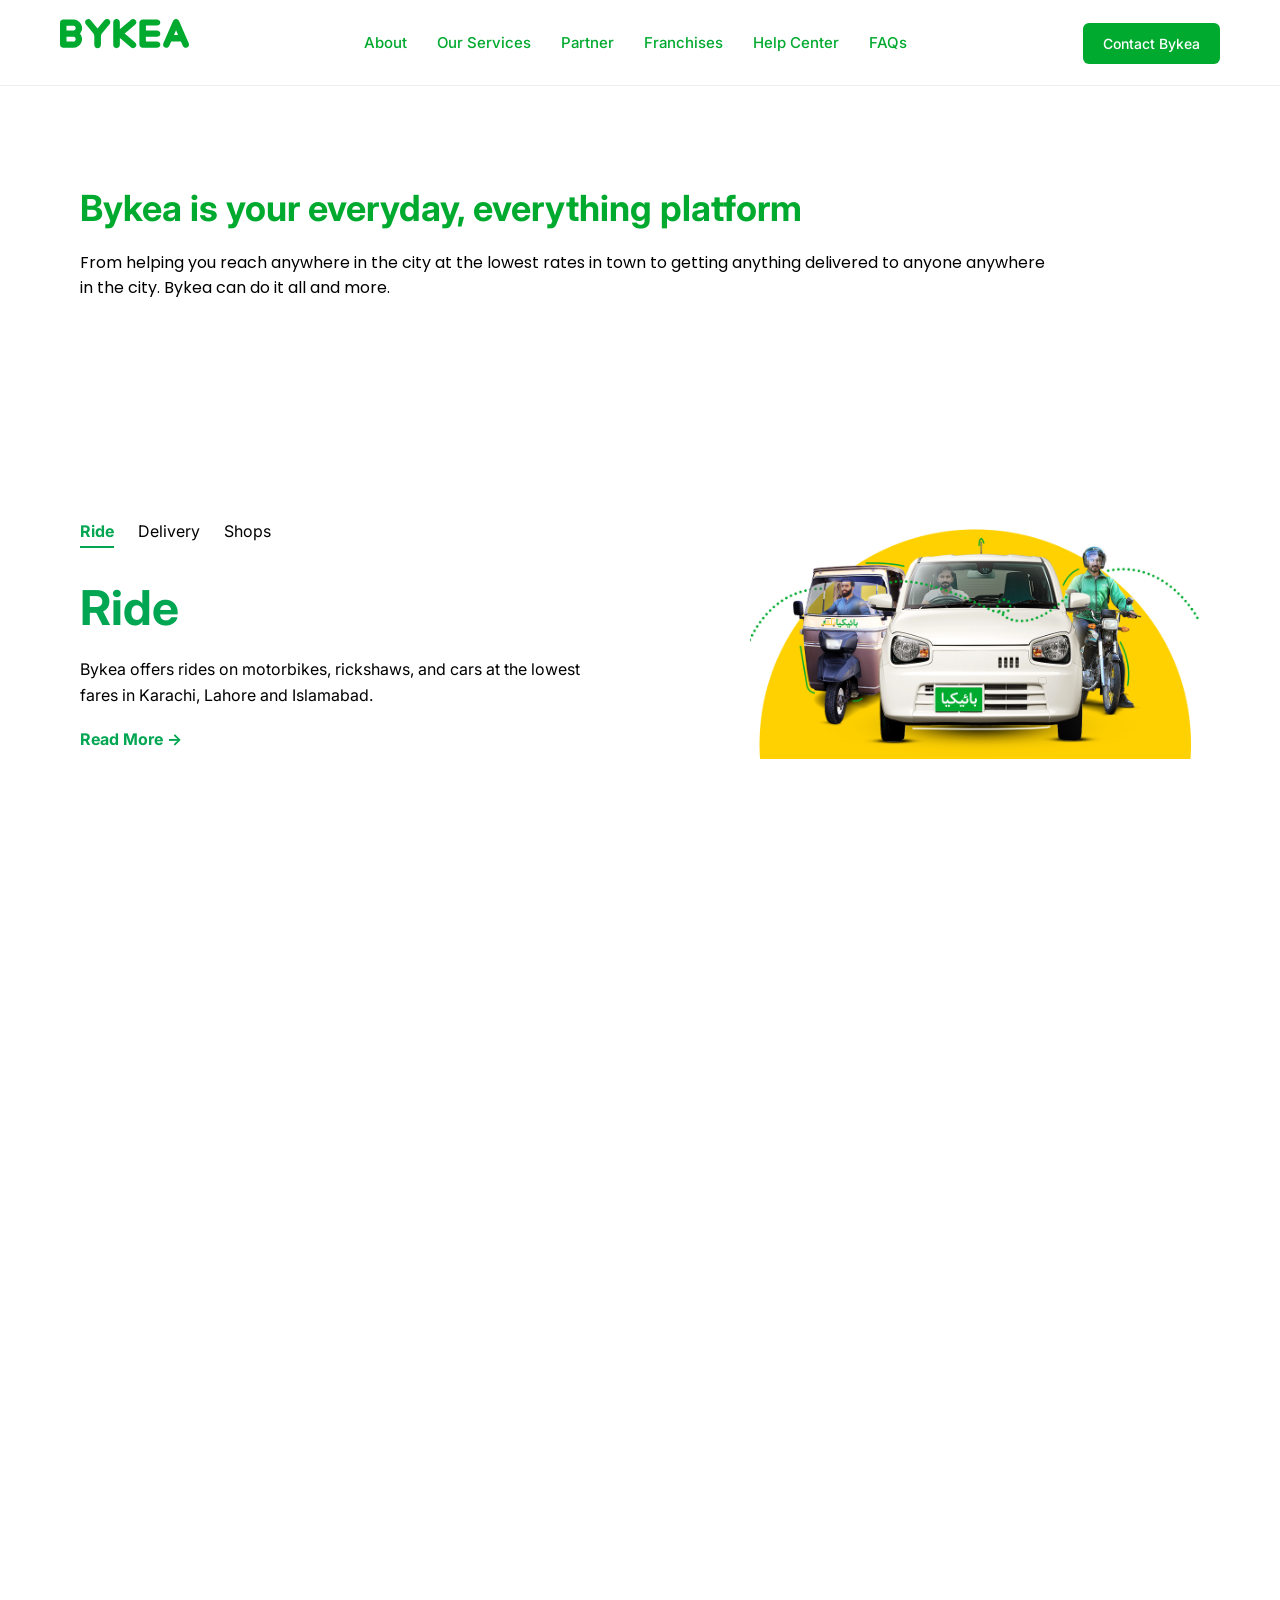
<file: index.html>
<!DOCTYPE html>
<html lang="en">
<head>
<meta charset="UTF-8">
<meta name="viewport" content="width=device-width, initial-scale=1.0">
<title>Bykea | Home</title>

<!-- Google Font -->
<link href="https://fonts.googleapis.com/css2?family=Inter:wght@400;500;600&display=swap" rel="stylesheet">
<link href="https://fonts.googleapis.com/css2?family=Poppins:wght@400;500;600&display=swap" rel="stylesheet">
 <!-- Font Awesome -->
<link rel="stylesheet" href="https://cdnjs.cloudflare.com/ajax/libs/font-awesome/6.5.0/css/all.min.css">
<link rel="icon" type="image/svg+xml" href="./assets/cropped-fav-icon-1-32x32.png">

<link rel="stylesheet" href="style.css">
</head>
<body>

<!-- NAVBAR -->
<header class="navbar">
  <div class="nav-container">

    <!-- Logo -->
    <div class="logo">
      <a href="index.html">
        <img src="./assets/Bykea_logo.svg" alt="Bykea Logo">
      </a>
    </div>

    <!-- Navigation Menu -->
    <nav class="nav-menu">
      <ul>
        <li><a href="./about.html">About</a></li>
        <li><a href="./services.html">Our Services</a></li>
        <li><a href="./partner.html">Partner</a></li>
        <li><a href="./franchise.html">Franchises</a></li>
        <li><a href="./contact.html">Help Center</a></li>
        <li><a href="./faq.html">FAQs</a></li>
      </ul>
    </nav>

    <!-- Contact Button -->
    <div class="nav-btn">
      <a href="./contact.html">Contact Bykea</a>
    </div>

    <!-- Mobile Menu Toggle -->
    <div class="menu-toggle" onclick="toggleMenu()">☰</div>

  </div>
</header>

<!-- CONTENT -->
<section class="content1">
  <h1>Bykea is your everyday, everything platform</h1>
  <p>From helping you reach anywhere in the city at the lowest rates in town to getting anything delivered to anyone anywhere <br> in the city. Bykea can do it all and more.</p>
</section>

<section class="hero">
    <div class="content">

        <!-- Tabs -->
        <div class="tabs">
            <button class="tab active" data-type="ride">Ride</button>
            <button class="tab" data-type="delivery">Delivery</button>
            <button class="tab" data-type="shops">Shops</button>
        </div>

        <!-- Text Content -->
        <h1 id="title">Ride</h1>
        <p id="description">
            Bykea offers rides on motorbikes, rickshaws, and cars at the lowest fares in Karachi, Lahore and Islamabad.
        </p>
        <a href="#" class="read-more">Read More →</a>
    </div>

    <!-- Image -->
    <div class="image">
        <img id="heroImage" src="./assets/03-Bykea-Lower-Banner-SJ-Ride-e15839371395834.png" alt="Ride">
    </div>
</section>

  <!-- HERO SLIDER -->
  <section class="slider-wrapper">
    <div class="slider-container">
      <div class="nav left" onclick="moveHeroSlide(-1)">&#10094;</div>
      <div class="nav right" onclick="moveHeroSlide(1)">&#10095;</div>
      <div class="slider" id="hero-slider">
        <div class="slide"><img src="./assets/banner-1.jpg" alt="Slide 1"></div>
        <div class="slide"><img src="./assets/Fold_01_skywheel-1.png" alt="Slide 2"></div>
      </div>
    </div>
  </section>



 <section class="bykea-section">
  <div class="bykea-container">

    <div class="image-box">
      <img src="./assets/updated_iphone_perspective_screen.png" alt="Bykea App Preview">
    </div>

    <div class="content-box">
      <h5>WHY CHOOSE BYKEA?</h5>

      <h2>We prioritize your safety</h2>
      <p>
        All of our partners are tracked and undergo a thorough
        background check to guarantee your safety.
      </p>

      <h2>Maintain high quality standards</h2>
      <p>
        Your ratings and feedback help us ensure that you get the
        best experience with Bykea every time.
      </p>

      <h2>Provide transparent pricing</h2>
      <p>
        Our charges have no hidden costs, we ensure to list down
        all charges per service used.
      </p>
    
         <div class="store-buttons">
        <img src="./assets/icon1.png" alt="App Store">
        <img src="./assets/icon2.png" alt="Google Play">
        <img src="./assets/icon3.png" alt="App Gallery">
      </div>
    </div>
</div>
  </div>
</section>



<section class="full-screen-image">
  <img src="./assets/map-pakistan-compressed.jpg" alt="Full Screen Image">
</section>



<section class="feature-section">

  <div class="card-wrapper">

    <div class="card">
      <div class="card-image">
        <img src="./assets/Updated-1.jpg" alt="Safety">
      </div>

      <div class="card-content">
        <h3>Safety</h3>
        <p>
          All of our partners hold a valid driver’s license, are tracked and
          undergo a thorough background check to guarantee your safety.
        </p>
        <a href="#">Read More →</a>
      </div>
    </div>

    <div class="card">
      <div class="card-image">
        <img src="./assets/Updated-2.jpg" alt="Accessibility">
      </div>

      <div class="card-content">
        <h3>Accessibility</h3>
        <p>
          We believe in providing accessible means of using the services.
          No smartphones or credit cards required.
        </p>
        <a href="#">Read More →</a>
      </div>
    </div>

  </div>

</section>



<section class="main">
  <div class="about-content">
    <h2>About Bykea</h2>


  <div class="about-image">
    <img src="./assets/aboutus1-1.jpg" alt="">
  </div>


    <p>We are on a journey to build affordable technology solutions that will create income-generating opportunities for tens of thousands in Pakistan, while addressing rampant challenges in the transportation, logistics and payments sectors of the country.</p>
  </div>
   <div class="about-btn">
      <a href="#">Learn About Bykea</a>
    </div>
</section>




<section class="feature-section">

  <div class="card-wrapper">

    <div class="card">
      <div class="card-image">
        <img src="./assets/managementpic.jpg" alt="Safety">
      </div>

      <div class="card-content">
        <h3>Careers at Bykea</h3>
        <p>
         We are always looking to grow our team. Discover the right role for you.
        </p>
        <a href="#">Read More →</a>
      </div>
    </div>

    <div class="card">
      <div class="card-image">
        <img src="./assets/Partners-updated.jpg" alt="Accessibility">
      </div>

      <div class="card-content">
        <h3>Partner with Bykea</h3>
        <p>
         As a Bykea Partner, you are fully in control of your future.
        </p>
        <a href="#">Read More →</a>
      </div>
    </div>

  </div>

</section>



 <!-- TESTIMONIAL SLIDER -->
  <section class="testimonial-section">
    <div class="small-title">CUSTOMERS SHARE THEIR EXPERIENCE</div>
    <div class="main-title">A community full of stories</div>
    <div class="testimonial-slider">
      <div class="testimonial-slides" id="testimonial-slides">
        <!-- SLIDE 1 -->
        <div class="testimonial-slide">
          <div class="testimonial-card">
            <div class="testimonial-image"><img src="./assets/faq-img1.png" alt=""></div>
            <div class="testimonial-content">
              <p>Excellent bike riding app with easy to understand navigations for tracking your rider on the app. Affordable travel cost for two wheelers having friendly riders. Wish all the best of luck!.</p>
              <div class="author">Zubair A.</div>
            </div>
          </div>
        </div>
        <!-- SLIDE 2 -->
        <div class="testimonial-slide">
          <div class="testimonial-card">
            <div class="testimonial-image"><img src="./assets/faq-img2.png" alt=""></div>
            <div class="testimonial-content">
              <p>Very useful app. Highly satisfied with their services. Quick response to any query and very helpful in case of any complaint.</p>
              <div class="author">Sundus S.</div>
            </div>
          </div>
        </div>
        <!-- SLIDE 3 -->
        <div class="testimonial-slide">
          <div class="testimonial-card">
            <div class="testimonial-image"><img src="./assets/faq-img3.png" alt=""></div>
            <div class="testimonial-content">
              <p>Today I booked my first ride on BYKEA from my office at Jail Road to the railway station, fare estimate was Rs 75 to 90. My other options are Daewoo bus cost Rs 20 but you have to wait for at least 30 minutes to over an hour and second option was rickshaw at Rs 150 to 180. Bottomline, it suited me well, will surely use in the future.</p>
              <div class="author">Kashif Q.</div>
            </div>
          </div>
        </div>
      </div>
      <div class="dots">
        <div class="dot active" onclick="goToTestimonialSlide(0)"></div>
        <div class="dot" onclick="goToTestimonialSlide(1)"></div>
        <div class="dot" onclick="goToTestimonialSlide(2)"></div>
      </div>
    </div>
  </section>






<footer class="footer">
  <div class="footer-top">

    <!-- Brand Column -->
    <div class="footer-col brand">
      <img src="./assets/Bykea_logo.svg" alt="Bykea" class="logo">
      <p class="tagline">Moving Pakistan Forward</p>

      <p class="contact">📞 021 38654444</p>
      <p class="contact">✉️ info@bykea.com</p>

      <div class="app-buttons">
        <img src="./assets/icon1.png" alt="App Store">
        <img src="./assets/icon2.png" alt="Google Play">
        <img src="./assets/icon3.png" alt="App Gallery">
      </div>
    </div>

    <!-- About -->
    <div class="footer-col">
      <h4>About</h4>
      <ul>
        <li>Company</li>
        <li>Team</li>
        <li>Mission, Vision & Values</li>
        <li>Social Impact</li>
        <li>Press & Media</li>
        <li>Careers</li>
        <li>Franchise</li>
        <li>Security</li>
      </ul>
    </div>

    <!-- Products -->
    <div class="footer-col">
      <h4>Products</h4>
      <ul>
        <li>Ride</li>
        <li>Insurance</li>
        <li>Shops</li>
        <li>Delivery</li>
        <li>Bykea For Business</li>
      </ul>
    </div>

    <!-- Partner & Help -->
    <div class="footer-col">
      <h4>Bykea Partner</h4>
      <ul>
        <li>About Partner</li>
      </ul>

      <h4 class="mt">Help Center</h4>
      <ul>
        <li>FAQs</li>
        <li>Contact Us</li>
      </ul>
    </div>

  </div>

  <!-- Bottom Bar -->
  <div class="footer-bottom">
    <p>All Rights Reserved Bykea Pakistan</p>

    <div class="footer-links">
      <span>Privacy Policy</span>
      <span>Accessibility</span>
      <span>Safety</span>
      <span>Terms</span>
    </div>

    <div class="social">
      <span><i class="fa-brands fa-facebook"></i></span>
      <span><i class="fa-brands fa-instagram"></i></span>
      <span><i class="fa-brands fa-twitter"></i></span>
      <span><i class="fa-brands fa-linkedin"></i></span>
    </div>
  </div>
</footer>

<script src="./main.js"></script>

</body>
</html>
</file>
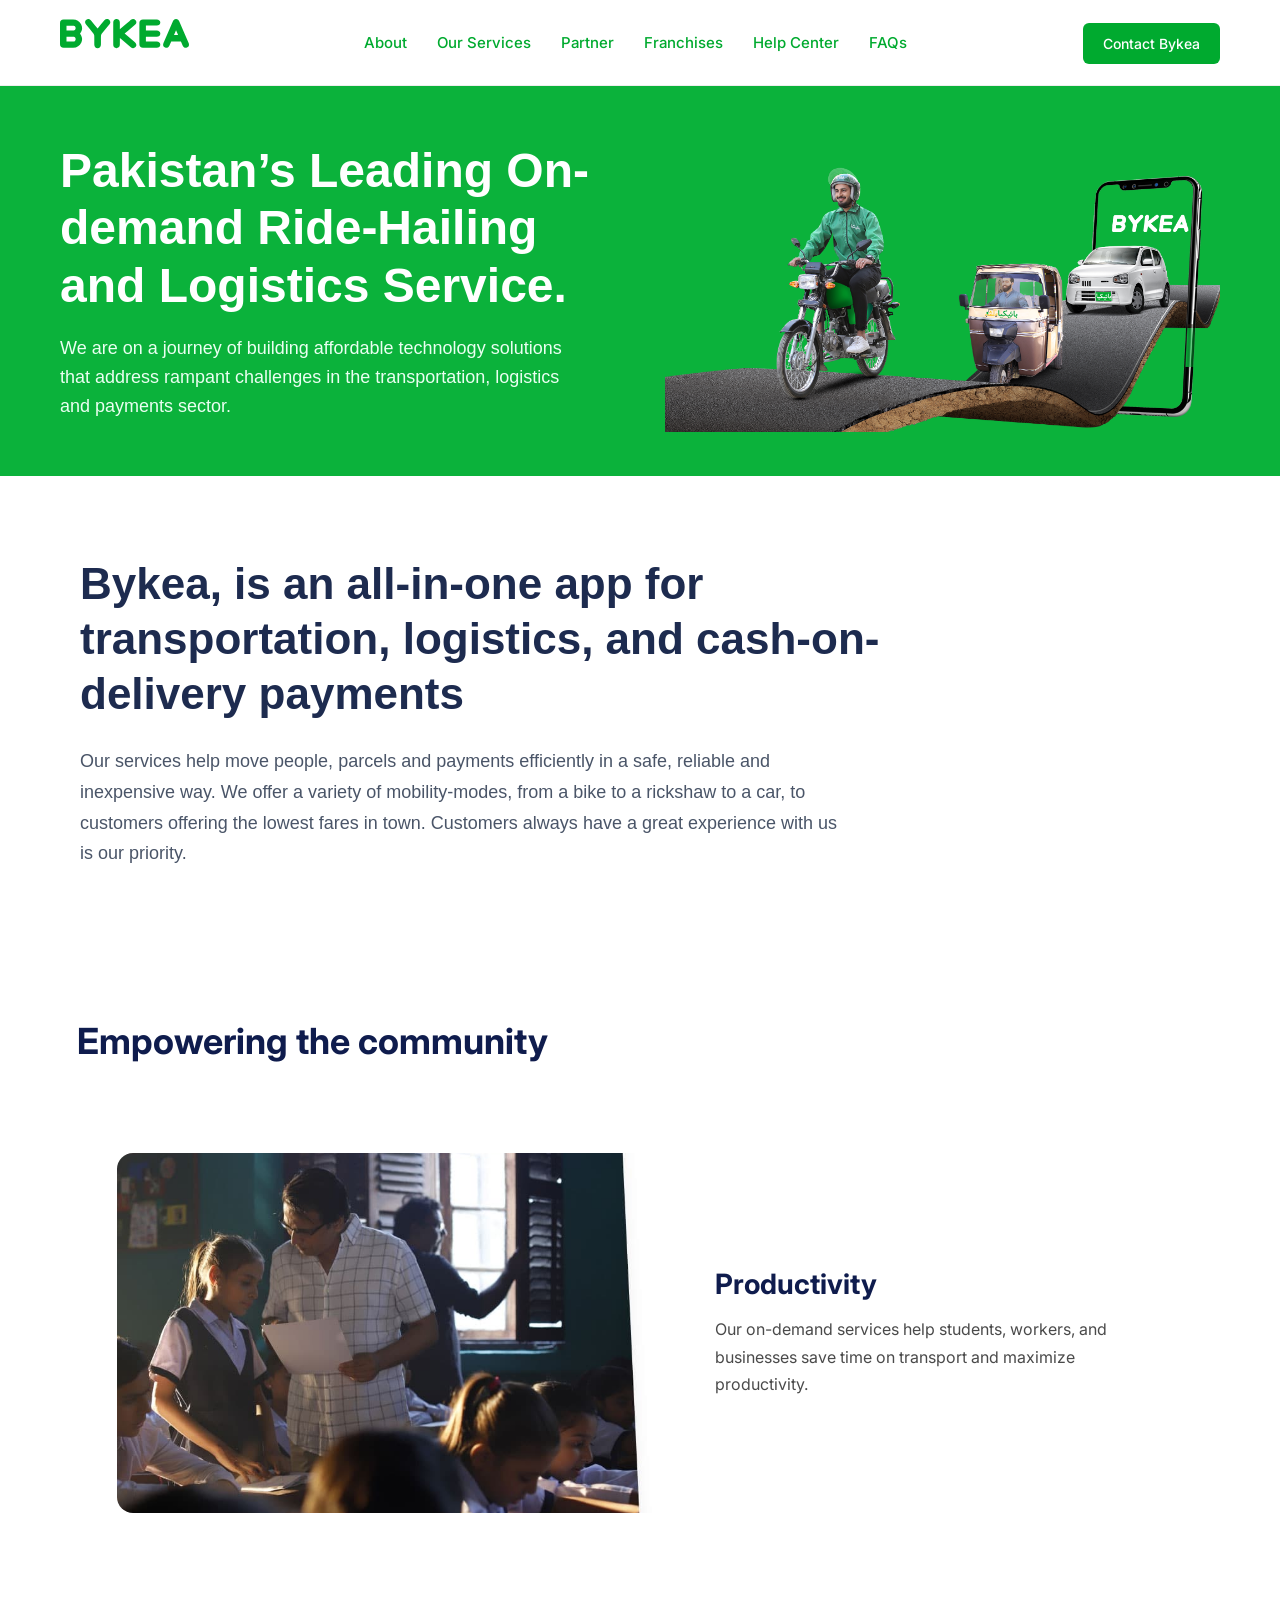
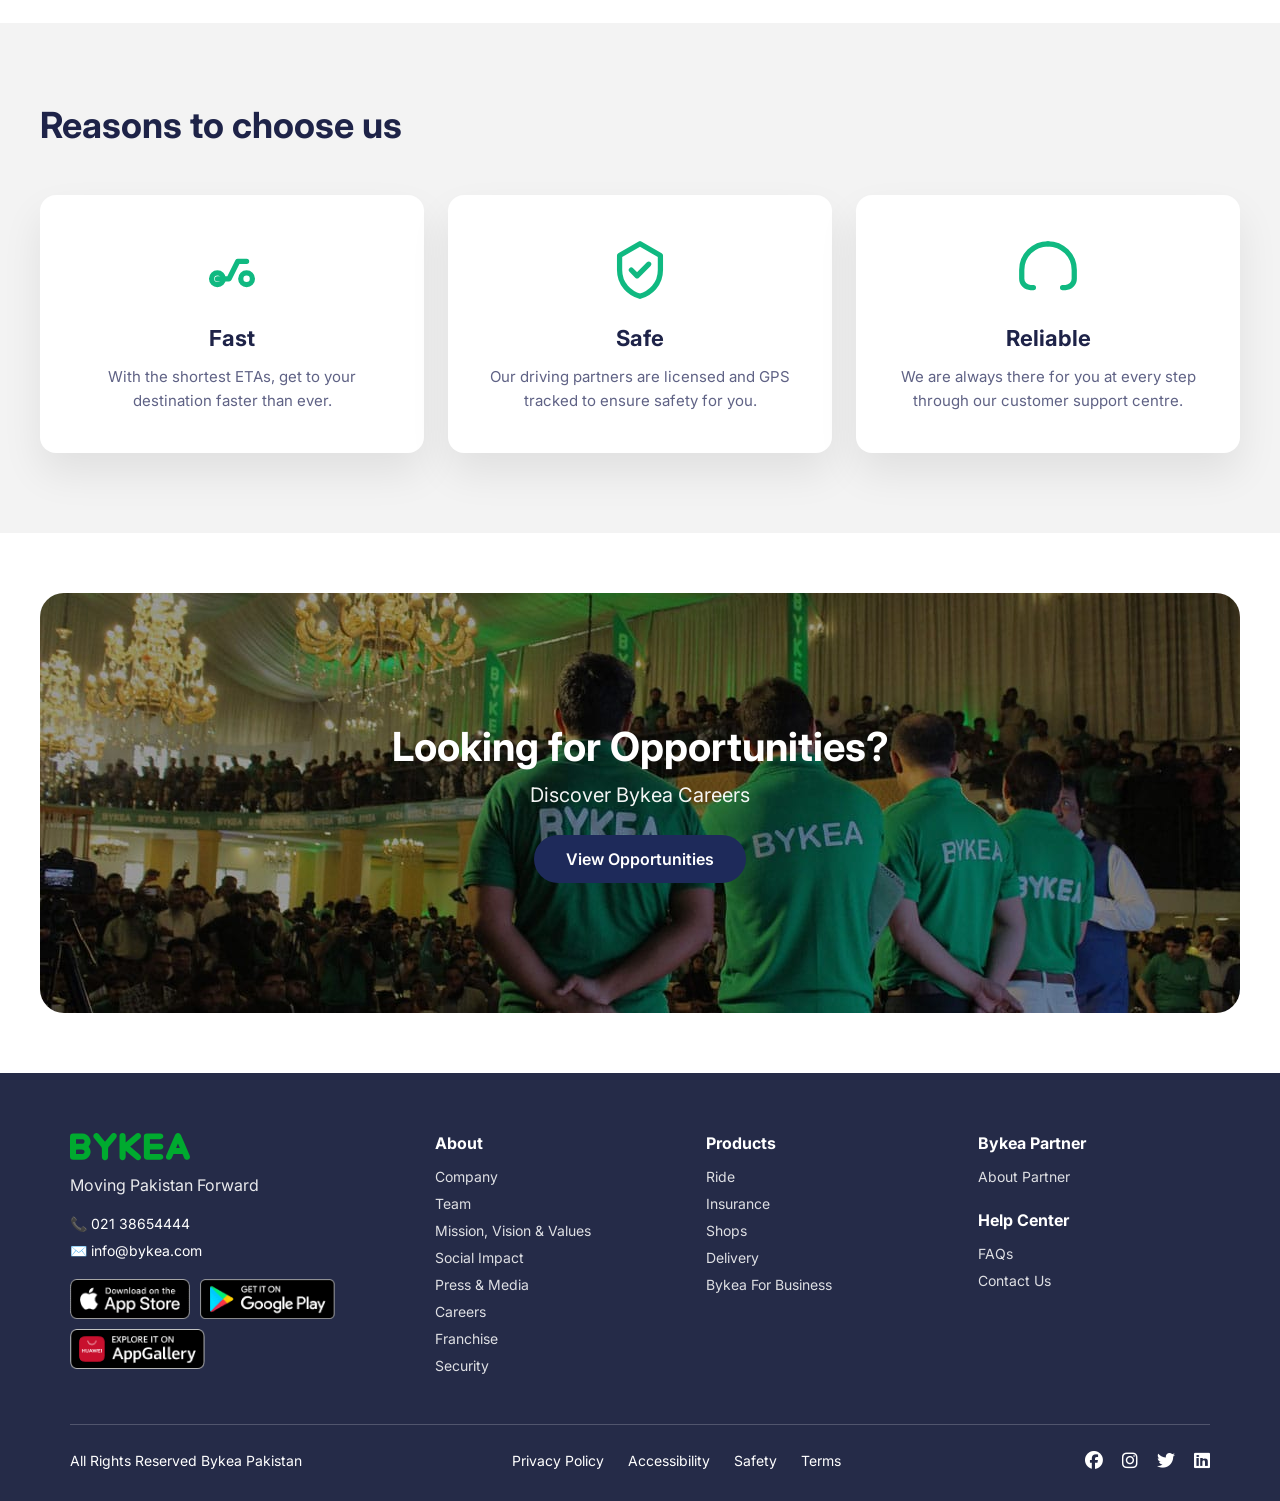
<file: about.html>
<!DOCTYPE html>
<html lang="en">
<head>
<meta charset="UTF-8">
<meta name="viewport" content="width=device-width, initial-scale=1.0">
<title>Bykea | About us</title>

<!-- Google Font -->
<link href="https://fonts.googleapis.com/css2?family=Inter:wght@400;500;600&display=swap" rel="stylesheet">
<link href="https://fonts.googleapis.com/css2?family=Poppins:wght@400;500;600&display=swap" rel="stylesheet">
 <!-- Font Awesome -->
<link rel="stylesheet" href="https://cdnjs.cloudflare.com/ajax/libs/font-awesome/6.5.0/css/all.min.css">
<link rel="icon" type="image/svg+xml" href="./assets/cropped-fav-icon-1-32x32.png">

<style>
    /* RESET */
* {
  margin: 0;
  padding: 0;
  box-sizing: border-box;
  font-family: 'Inter', sans-serif;
}

body {
  background-color: #eee;
  width: 100%;
  overflow-x: hidden;
}

/* NAVBAR */
.navbar {
  width: 100%;
  position: sticky;
  top: 0;
  background: #fff;
  border-bottom: 1px solid #eee;
  z-index: 1000;
}

.nav-container {
  max-width: 1200px;
  margin: auto;
  padding: 18px 20px;
  display: flex;
  align-items: center;
  justify-content: space-between;
}

/* Logo */
.logo a img {
  height: 30px;
}

/* Navigation Menu */
.nav-menu ul {
  list-style: none;
  display: flex;
  gap: 30px;
  margin: 0;
  padding: 0;
}

.nav-menu ul li {
  font-size: 15px;
  font-weight: 500;
}

/* Link Styling */
.nav-menu ul li a {
  text-decoration: none;
  color: #00aa2f;
  transition: opacity 0.3s, color 0.3s;
}

.nav-menu ul li a:hover {
  opacity: 0.7;
  color: #008d45;
}

/* Contact Button */
.nav-btn a {
  background: #00aa2f;
  color: #fff;
  padding: 12px 20px;
  border-radius: 6px;
  font-size: 14px;
  text-decoration: none;
  font-weight: 500;
  transition: background 0.3s;
}

.nav-btn a:hover {
  background: #008d45;
}

/* Mobile Menu Icon */
.menu-toggle {
  display: none;
  font-size: 24px;
  cursor: pointer;
  color: #00aa2f;
}

/* *****************************
   Responsive Navbar (tablet/mobile)
   ***************************** */
@media (max-width: 992px) {
  .nav-menu {
    position: absolute;
    top: 70px;
    left: 0;
    width: 100%;
    background: #fff;
    display: none;
    padding: 20px 0;
    border-top: 1px solid #eee;
    text-align: center;
    z-index: 999;
  }

  .nav-menu.active {
    display: block;
  }

  .nav-menu ul {
    flex-direction: column;
    gap: 20px;
  }

  .nav-menu ul li a {
    display: block;
    padding: 10px 0;
  }

  .nav-btn {
    display: none;
  }

  .menu-toggle {
    display: block;
  }
}




    .bykea-section {
      background-color: #0bb23b;
      padding: 40px 60px;
    }

    .bykea-container {
      max-width: 1200px;
      margin: auto;
      display: flex;
      align-items: center;
      justify-content: space-between;
      gap: 50px;
      flex-wrap: wrap;
    }

    .bykea-content {
      flex: 1;
      min-width: 280px;
    }

    .bykea-content h1 {
      font-size: 48px;
      line-height: 1.2;
      color: #ffffff;
      margin-bottom: 20px;
      font-family: Arial, Helvetica, sans-serif;
      font-weight: 700;
    }

    .bykea-content p {
      font-size: 18px;
      line-height: 1.6;
      color: #eafff1;
      max-width: 520px;
      font-family: Arial, Helvetica, sans-serif;
    }

    .bykea-image {
      flex: 1;
      min-width: 280px;
      text-align: right;
    }

    .bykea-image img {
      max-width: 100%;
      height: auto;
    }

    /* =========================
       TABLET RESPONSIVE
    ========================== */
    @media (max-width: 1024px) {
      .bykea-section {
        padding: 35px 40px;
      }

      .bykea-content h1 {
        font-size: 40px;
      }
    }

    /* =========================
       MOBILE RESPONSIVE
    ========================== */
    @media (max-width: 768px) {
      .bykea-section {
        padding: 30px 20px;
      }

      .bykea-container {
        flex-direction: column;
        text-align: left;
        gap: 30px;
      }

      .bykea-content h1 {
        font-size: 32px;
      }

      .bykea-content p {
        font-size: 16px;
      }

      .bykea-image {
        text-align: center;
      }

      .bykea-image img {
        max-width: 90%;
      }
    }

    /* =========================
       SMALL MOBILE
    ========================== */
    @media (max-width: 480px) {
      .bykea-content h1 {
        font-size: 28px;
      }

      .bykea-content p {
        font-size: 15px;
      }
    }



.bykea-info-section {
  background-color: #ffffff;
  padding: 80px 80px;
}

.bykea-info-container {
  max-width: 900px;
}

.bykea-info-heading {
  font-size: 44px;
  line-height: 1.25;
  color: #1d2b4f;
  font-family: Arial, Helvetica, sans-serif;
  font-weight: 700;
  margin-bottom: 25px;
}

.bykea-info-text {
  font-size: 18px;
  line-height: 1.7;
  color: #4a5568;
  font-family: Arial, Helvetica, sans-serif;
  max-width: 760px;
}

/* =========================
   TABLET
========================= */
@media (max-width: 1024px) {
  .bykea-info-section {
    padding: 60px 40px;
  }

  .bykea-info-heading {
    font-size: 38px;
  }
}

/* =========================
   MOBILE
========================= */
@media (max-width: 768px) {
  .bykea-info-section {
    padding: 40px 20px;
  }

  .bykea-info-heading {
    font-size: 30px;
  }

  .bykea-info-text {
    font-size: 16px;
  }
}

/* =========================
   SMALL MOBILE
========================= */
@media (max-width: 480px) {
  .bykea-info-heading {
    font-size: 26px;
  }
}



.empower {
  padding: 70px 6%;
  background: #ffffff;
}

.section-title {
  font-size: 36px;
  font-weight: 700;
  color: #0f1c4d;
  margin-bottom: 50px;
}

/* SLIDER */
.slider {
  position: relative;
  width: 100%;
  overflow: hidden;
  border-radius: 20px;
}

.slides {
  display: flex;
  transition: transform 0.6s ease;
}

.slide {
  min-width: 100%;
  display: flex;
  align-items: center;
  gap: 50px;
  padding: 40px;
}

/* IMAGE */
.slide img {
  width: 55%;
  height: 360px;
  object-fit: cover;
  border-radius: 16px;
}

/* TEXT */
.slide-content {
  width: 45%;
}

.slide-content h3 {
  font-size: 28px;
  color: #0f1c4d;
  margin-bottom: 15px;
}

.slide-content p {
  font-size: 16px;
  line-height: 1.7;
  color: #4a4a4a;
}



/* RESPONSIVE */
@media (max-width: 900px) {
  .slide {
    flex-direction: column;
    padding: 25px;
  }

  .slide img,
  .slide-content {
    width: 100%;
  }

  .slide img {
    height: 260px;
  }

  .section-title {
    font-size: 28px;
  }
}



   /* Section Wrapper */
    .why-section {
      background-color: #f3f3f3;
      padding: 80px 20px;
      font-family: system-ui, -apple-system, BlinkMacSystemFont, "Segoe UI", Roboto, Ubuntu, "Helvetica Neue", sans-serif;
    }

    .why-container {
      max-width: 1200px;
      margin: 0 auto;
    }

    /* Headings */
    .why-label {
      color: #f9fafb;
      font-size: 14px;
      margin-bottom: 8px;
    }

    .why-title {
      font-size: 36px;
      font-weight: 700;
      color: #1e2348;
      margin-bottom: 48px;
    }

    /* Cards Layout */
    .why-cards {
      display: grid;
      grid-template-columns: repeat(3, 1fr);
      gap: 24px;
    }

    /* Card */
    .why-card {
      background-color: #ffffff;
      border-radius: 16px;
      padding: 40px 30px;
      text-align: center;
      box-shadow: 0 20px 40px rgba(0, 0, 0, 0.08);
      transition: transform 0.3s ease, box-shadow 0.3s ease;
    }

    .why-card:hover {
      transform: translateY(-8px);
      box-shadow: 0 30px 60px rgba(0, 0, 0, 0.12);
    }

    /* Icon */
    .why-icon {
      width: 70px;
      height: 70px;
      margin: 0 auto 20px;
      display: flex;
      align-items: center;
      justify-content: center;
    }

    .why-icon svg {
      width: 100%;
      height: 100%;
      stroke: #10b981;
    }

    /* Card Text */
    .why-card h3 {
      font-size: 22px;
      color: #1e2348;
      margin-bottom: 14px;
    }

    .why-card p {
      font-size: 15px;
      line-height: 1.6;
      color: #5f6285;
    }

    /* Responsive */
    @media (max-width: 992px) {
      .why-cards {
        grid-template-columns: repeat(2, 1fr);
      }
    }

    @media (max-width: 576px) {
      .why-title {
        font-size: 28px;
      }

      .why-cards {
        grid-template-columns: 1fr;
      }

      .why-card {
        padding: 32px 24px;
      }
    }





    /* Wrapper */
    .career-wrapper {
      background-color: #ffffff;
      padding: 60px 20px;
      font-family: system-ui, -apple-system, BlinkMacSystemFont, "Segoe UI", Roboto, Ubuntu, "Helvetica Neue", sans-serif;
    }

    .career-container {
      max-width: 1200px;
      margin: 0 auto;
    }

    /* Hero Card */
    .career-hero {
      position: relative;
      border-radius: 24px;
      overflow: hidden;
      min-height: 420px;
      display: flex;
      align-items: center;
      justify-content: center;
    }

    /* Background Image */
    .career-hero::before {
      content: "";
      position: absolute;
      inset: 0;
      background-image: url('./assets/about-opportunity.jpg');
      background-size: cover;
      background-position: center;
      z-index: 1;
    }

    /* Overlay */
    .career-hero::after {
      content: "";
      position: absolute;
      inset: 0;
  
      z-index: 2;
    }

    /* Content */
    .career-content {
      position: relative;
      z-index: 3;
      text-align: center;
      color: #ffffff;
      padding: 20px;
      max-width: 720px;
    }

    .career-content h1 {
      font-size: 40px;
      font-weight: 700;
      margin-bottom: 12px;
    }

    .career-content p {
      font-size: 20px;
      margin-bottom: 28px;
      opacity: 0.95;
    }

    /* Button */
    .career-btn {
      display: inline-block;
      background-color: #1e2a5a;
      color: #ffffff;
      padding: 14px 32px;
      border-radius: 999px;
      font-size: 16px;
      font-weight: 600;
      text-decoration: none;
      transition: transform 0.3s ease, box-shadow 0.3s ease;
    }

    .career-btn:hover {
      transform: translateY(-2px);
      box-shadow: 0 12px 30px rgba(0, 0, 0, 0.3);
    }

    /* Responsive */
    @media (max-width: 768px) {
      .career-hero {
        min-height: 360px;
        border-radius: 18px;
      }

      .career-content h1 {
        font-size: 30px;
      }

      .career-content p {
        font-size: 16px;
      }
    }

    @media (max-width: 480px) {
      .career-content h1 {
        font-size: 26px;
      }

      .career-btn {
        padding: 12px 26px;
        font-size: 15px;
      }
    }



    
.footer {
  background: #252b48;
  color: #ffffff;
  padding: 60px 70px 30px;
}

.footer-top {
  display: grid;
  grid-template-columns: 1.4fr 1fr 1fr 1fr;
  gap: 40px;
  border-bottom: 1px solid rgba(255,255,255,0.2);
  padding-bottom: 40px;
}

.logo {
  font-size: 32px;
  font-weight: 800;
  margin-bottom: 10px;
}

.tagline {
  margin-bottom: 20px;
  opacity: 0.9;
}

.contact {
  margin-bottom: 10px;
  font-size: 14px;
}

.app-buttons {
  display: flex;
  gap: 10px;
  margin-top: 20px;
  flex-wrap: wrap; 
}


.app-buttons img {
  height: 40px;
  cursor: pointer;
}

.footer-col h4 {
  font-size: 16px;
  margin-bottom: 15px;
}

.footer-col ul {
  list-style: none;
}

.footer-col ul li {
  font-size: 14px;
  margin-bottom: 10px;
  opacity: 0.85;
  cursor: pointer;
}

.footer-col ul li:hover {
  opacity: 1;
}

.mt {
  margin-top: 25px;
}

.footer-bottom {
  display: flex;
  justify-content: space-between;
  align-items: center;
  padding-top: 25px;
  font-size: 14px;
  flex-wrap: wrap;
  gap: 20px;
}

.footer-links span {
  margin-right: 20px;
  cursor: pointer;
}

.social span {
  margin-left: 15px;
  cursor: pointer;
  font-size: 18px;
}

/* Responsive */
@media (max-width: 900px) {
  .footer-top {
    grid-template-columns: 1fr 1fr;
  }
}

@media (max-width: 600px) {
  .footer-top {
    grid-template-columns: 1fr;
  }

  .footer {
    padding: 40px 30px;
  }
}
</style>
</head>
<body>

<!-- NAVBAR -->
<header class="navbar">
  <div class="nav-container">

    <!-- Logo -->
    <div class="logo">
      <a href="index.html">
        <img src="./assets/Bykea_logo.svg" alt="Bykea Logo">
      </a>
    </div>

    <!-- Navigation Menu -->
    <nav class="nav-menu">
      <ul>
        <li><a href="./about.html">About</a></li>
        <li><a href="./services.html">Our Services</a></li>
        <li><a href="./partner.html">Partner</a></li>
        <li><a href="./franchise.html">Franchises</a></li>
        <li><a href="./contact.html">Help Center</a></li>
        <li><a href="./faq.html">FAQs</a></li>
      </ul>
    </nav>

    <!-- Contact Button -->
    <div class="nav-btn">
      <a href="./contact.html">Contact Bykea</a>
    </div>

    <!-- Mobile Menu Toggle -->
    <div class="menu-toggle" onclick="toggleMenu()">☰</div>

  </div>
</header>


<section class="bykea-section">
  <div class="bykea-container">

    <div class="bykea-content">
      <h1>
        Pakistan’s Leading On-demand Ride-Hailing and Logistics Service.
      </h1>

      <p>
        We are on a journey of building affordable technology solutions that
        address rampant challenges in the transportation, logistics and
        payments sector.
      </p>
    </div>

    <div class="bykea-image">
      <img src="./assets/about-image-1.png" alt="Bykea Services">
    </div>

  </div>
</section>


<section class="bykea-info-section">
  <div class="bykea-info-container">

    <h2 class="bykea-info-heading">
      Bykea, is an all-in-one app for transportation, logistics, and
      cash-on-delivery payments
    </h2>

    <p class="bykea-info-text">
      Our services help move people, parcels and payments efficiently in a
      safe, reliable and inexpensive way. We offer a variety of mobility-modes,
      from a bike to a rickshaw to a car, to customers offering the lowest fares
      in town. Customers always have a great experience with us is our priority.
    </p>

  </div>
</section>



<section class="empower">
  <h2 class="section-title">Empowering the community</h2>

  <div class="empower-wrapper">
    <!-- SLIDER -->
    <div class="slider">
      <div class="slides">

        <!-- SLIDE 1 -->
        <div class="slide">
          <img src="./assets/about-image-3.png">
          <div class="slide-content">
            <h3>Productivity</h3>
            <p>
              Our on-demand services help students, workers, and businesses
              save time on transport and maximize productivity.
            </p>
          </div>
        </div>

        <!-- SLIDE 2 -->
        <div class="slide">
          <img src="./assets/about-image-2.png">
          <div class="slide-content">
            <h3>Responsive Healthcare</h3>
            <p>
              In a country with over 190 million in population, healthcare is not geographically accessible for many. Which is why we have partnered with clinics to provide fast, on-demand first aid staff to individuals in need. In addition, we have partnered with pharmacies to help deliver over-the-counter medicine to those with no means of doing so.
            </p>
          </div>
        </div>

        <!-- SLIDE 3 -->
        <div class="slide">
          <img src="./assets/about-image-4.png">
          <div class="slide-content">
            <h3>Luring into Technology</h3>
            <p>
              A Bykea can be booked via a smartphone and a feature phone. Although booking through a smartphone is more economical, we are capitalizing on the millions who have yet to migrate to smartphones by offering other methods of booking. Local call centres help involve our masses in this technological revolution in the transport industry.
            </p>
          </div>
        </div>

      </div>

   
    </div>
  </div>
</section>




  <section class="why-section">
    <div class="why-container">
      <h2 class="why-title">Reasons to choose us</h2>

      <div class="why-cards">
        <!-- Card 1 -->
        <div class="why-card">
          <div class="why-icon">
            <!-- Scooter Icon -->
            <svg fill="none" viewBox="0 0 24 24" stroke-width="1.8">
              <path stroke-linecap="round" stroke-linejoin="round" d="M5 15a2 2 0 104 0 2 2 0 00-4 0zm10 0a2 2 0 104 0 2 2 0 00-4 0z" />
              <path stroke-linecap="round" stroke-linejoin="round" d="M7 15h4l3-6h3" />
            </svg>
          </div>
          <h3>Fast</h3>
          <p>With the shortest ETAs, get to your destination faster than ever.</p>
        </div>

        <!-- Card 2 -->
        <div class="why-card">
          <div class="why-icon">
            <!-- Shield Icon -->
            <svg fill="none" viewBox="0 0 24 24" stroke-width="1.8">
              <path stroke-linecap="round" stroke-linejoin="round" d="M12 3l7 4v5c0 5-3.5 8-7 9-3.5-1-7-4-7-9V7l7-4z" />
              <path stroke-linecap="round" stroke-linejoin="round" d="M9 12l2 2 4-4" />
            </svg>
          </div>
          <h3>Safe</h3>
          <p>Our driving partners are licensed and GPS tracked to ensure safety for you.</p>
        </div>

        <!-- Card 3 -->
        <div class="why-card">
          <div class="why-icon">
            <!-- Support Icon -->
            <svg fill="none" viewBox="0 0 24 24" stroke-width="1.8">
              <path stroke-linecap="round" stroke-linejoin="round" d="M12 3a9 9 0 019 9v3a3 3 0 01-3 3h-1" />
              <path stroke-linecap="round" stroke-linejoin="round" d="M12 3a9 9 0 00-9 9v3a3 3 0 003 3h1" />
            </svg>
          </div>
          <h3>Reliable</h3>
          <p>We are always there for you at every step through our customer support centre.</p>
        </div>
      </div>
    </div>
  </section>



   <section class="career-wrapper">
    <div class="career-container">
      <div class="career-hero">
        <div class="career-content">
          <h1>Looking for Opportunities?</h1>
          <p>Discover Bykea Careers</p>
          <a href="#" class="career-btn">View Opportunities</a>
        </div>
      </div>
    </div>
  </section>




  <footer class="footer">
  <div class="footer-top">

    <!-- Brand Column -->
    <div class="footer-col brand">
      <img src="./assets/Bykea_logo.svg" alt="Bykea" class="logo">
      <p class="tagline">Moving Pakistan Forward</p>

      <p class="contact">📞 021 38654444</p>
      <p class="contact">✉️ info@bykea.com</p>

      <div class="app-buttons">
        <img src="./assets/icon1.png" alt="App Store">
        <img src="./assets/icon2.png" alt="Google Play">
        <img src="./assets/icon3.png" alt="App Gallery">
      </div>
    </div>

    <!-- About -->
    <div class="footer-col">
      <h4>About</h4>
      <ul>
        <li>Company</li>
        <li>Team</li>
        <li>Mission, Vision & Values</li>
        <li>Social Impact</li>
        <li>Press & Media</li>
        <li>Careers</li>
        <li>Franchise</li>
        <li>Security</li>
      </ul>
    </div>

    <!-- Products -->
    <div class="footer-col">
      <h4>Products</h4>
      <ul>
        <li>Ride</li>
        <li>Insurance</li>
        <li>Shops</li>
        <li>Delivery</li>
        <li>Bykea For Business</li>
      </ul>
    </div>

    <!-- Partner & Help -->
    <div class="footer-col">
      <h4>Bykea Partner</h4>
      <ul>
        <li>About Partner</li>
      </ul>

      <h4 class="mt">Help Center</h4>
      <ul>
        <li>FAQs</li>
        <li>Contact Us</li>
      </ul>
    </div>

  </div>

  <!-- Bottom Bar -->
  <div class="footer-bottom">
    <p>All Rights Reserved Bykea Pakistan</p>

    <div class="footer-links">
      <span>Privacy Policy</span>
      <span>Accessibility</span>
      <span>Safety</span>
      <span>Terms</span>
    </div>

    <div class="social">
      <span><i class="fa-brands fa-facebook"></i></span>
      <span><i class="fa-brands fa-instagram"></i></span>
      <span><i class="fa-brands fa-twitter"></i></span>
      <span><i class="fa-brands fa-linkedin"></i></span>
    </div>
  </div>
</footer>


<script>
  /* TOGGLE MOBILE MENU */
function toggleMenu() {
  document.querySelector(".nav-menu").classList.toggle("active");
}





const slides = document.querySelector('.slides');
const totalSlides = document.querySelectorAll('.slide').length;

let index = 0;
const intervalTime = 4000; // 4 seconds

setInterval(() => {
  index = (index + 1) % totalSlides;
  slides.style.transform = `translateX(-${index * 100}%)`;
}, intervalTime);

</script>

</body>
</html>
</file>
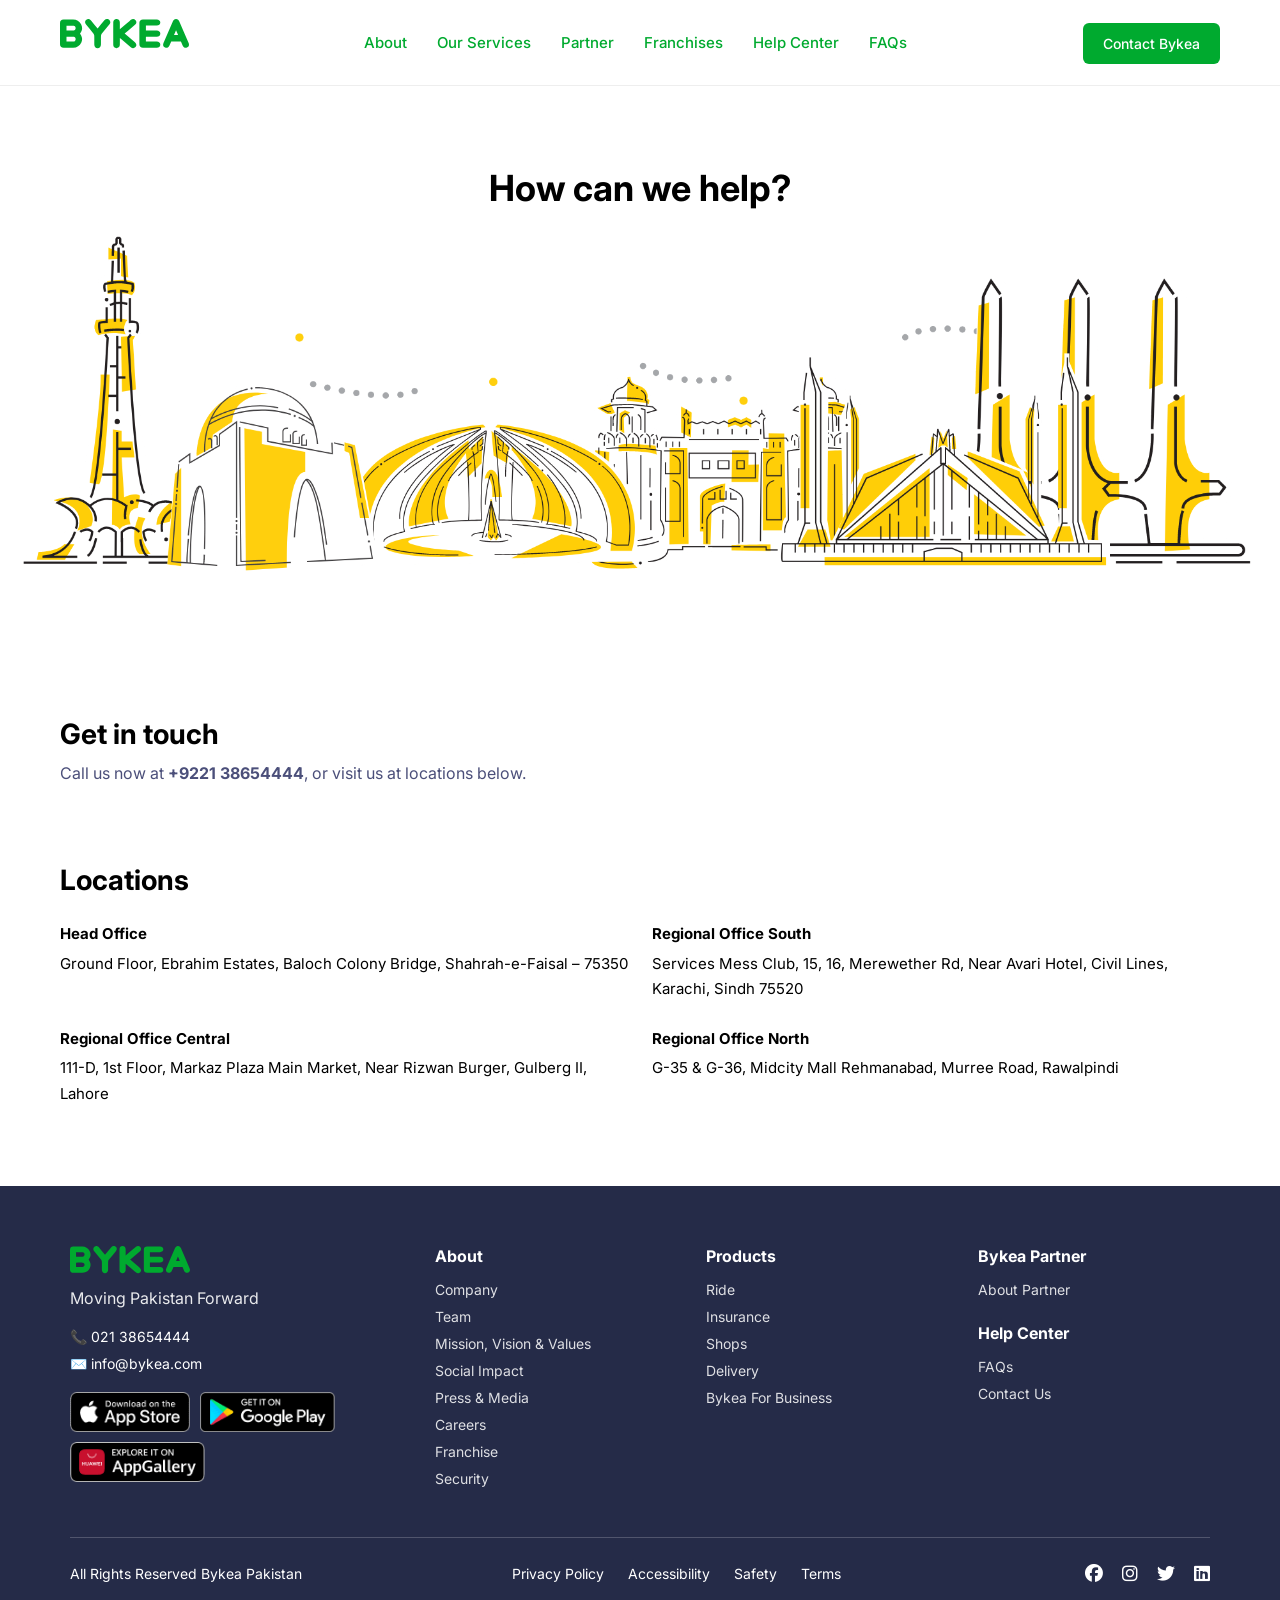
<file: contact.html>
<!DOCTYPE html>
<html lang="en">
<head>
<meta charset="UTF-8">
<meta name="viewport" content="width=device-width, initial-scale=1.0">
<title>Bykea | Contact</title>

<!-- Google Font -->
<link href="https://fonts.googleapis.com/css2?family=Inter:wght@400;500;600&display=swap" rel="stylesheet">
<link href="https://fonts.googleapis.com/css2?family=Poppins:wght@400;500;600&display=swap" rel="stylesheet">
 <!-- Font Awesome -->
<link rel="stylesheet" href="https://cdnjs.cloudflare.com/ajax/libs/font-awesome/6.5.0/css/all.min.css">
<link rel="icon" type="image/svg+xml" href="./assets/cropped-fav-icon-1-32x32.png">

<style>
    /* RESET */
* {
  margin: 0;
  padding: 0;
  box-sizing: border-box;
  font-family: 'Inter', sans-serif;
}

body {
  background-color: #ffffff;
  width: 100%;
  overflow-x: hidden;
}

/* NAVBAR */
.navbar {
  width: 100%;
  position: sticky;
  top: 0;
  background: #fff;
  border-bottom: 1px solid #eee;
  z-index: 1000;
}

.nav-container {
  max-width: 1200px;
  margin: auto;
  padding: 18px 20px;
  display: flex;
  align-items: center;
  justify-content: space-between;
}

/* Logo */
.logo a img {
  height: 30px;
}

/* Navigation Menu */
.nav-menu ul {
  list-style: none;
  display: flex;
  gap: 30px;
  margin: 0;
  padding: 0;
}

.nav-menu ul li {
  font-size: 15px;
  font-weight: 500;
}

/* Link Styling */
.nav-menu ul li a {
  text-decoration: none;
  color: #00aa2f;
  transition: opacity 0.3s, color 0.3s;
}

.nav-menu ul li a:hover {
  opacity: 0.7;
  color: #008d45;
}

/* Contact Button */
.nav-btn a {
  background: #00aa2f;
  color: #fff;
  padding: 12px 20px;
  border-radius: 6px;
  font-size: 14px;
  text-decoration: none;
  font-weight: 500;
  transition: background 0.3s;
}

.nav-btn a:hover {
  background: #008d45;
}

/* Mobile Menu Icon */
.menu-toggle {
  display: none;
  font-size: 24px;
  cursor: pointer;
  color: #00aa2f;
}

/* *****************************
   Responsive Navbar (tablet/mobile)
   ***************************** */
@media (max-width: 992px) {
  .nav-menu {
    position: absolute;
    top: 70px;
    left: 0;
    width: 100%;
    background: #fff;
    display: none;
    padding: 20px 0;
    border-top: 1px solid #eee;
    text-align: center;
    z-index: 999;
  }

  .nav-menu.active {
    display: block;
  }

  .nav-menu ul {
    flex-direction: column;
    gap: 20px;
  }

  .nav-menu ul li a {
    display: block;
    padding: 10px 0;
  }

  .nav-btn {
    display: none;
  }

  .menu-toggle {
    display: block;
  }
}



    /* Hero */
    .contact-hero {
      text-align: center;
      padding: 80px 20px 40px;
    }

    .contact-hero h1 {
      font-size: 36px;
      margin-bottom: 24px;
    }

    .illustration {
      max-width: 100%;
      margin: 0 auto 60px;
    }

    /* Get in Touch */
    .get-touch {
      padding: 40px 0;
    }

    .get-touch h2 {
      font-size: 28px;
      margin-bottom: 12px;
    }

    .get-touch p {
      font-size: 16px;
      color: #4b4f7a;
    }

    /* Locations */
    .locations {
      padding: 40px 0 80px;
    }

    .locations h2 {
      font-size: 28px;
      margin-bottom: 24px;
    }

    .location-list {
      display: grid;
      grid-template-columns: repeat(2, 1fr);
      gap: 24px;
    }

    .location {
      font-size: 15px;
      line-height: 1.7;
    }

    .location strong {
      display: block;
      margin-bottom: 4px;
    }

    .container {
  max-width: 1200px;
  margin: 0 auto;
  padding-left: 20px;
  padding-right: 20px;
}



    .footer {
  background: #252b48;
  color: #ffffff;
  padding: 60px 70px 30px;
}

.footer-top {
  display: grid;
  grid-template-columns: 1.4fr 1fr 1fr 1fr;
  gap: 40px;
  border-bottom: 1px solid rgba(255,255,255,0.2);
  padding-bottom: 40px;
}

.logo {
  font-size: 32px;
  font-weight: 800;
  margin-bottom: 10px;
}

.tagline {
  margin-bottom: 20px;
  opacity: 0.9;
}

.contact {
  margin-bottom: 10px;
  font-size: 14px;
}

.app-buttons {
  display: flex;
  gap: 10px;
  margin-top: 20px;
  flex-wrap: wrap; /* ✅ IMPORTANT */
}


.app-buttons img {
  height: 40px;
  max-width: 100%;
  object-fit: contain;
}


.footer-col h4 {
  font-size: 16px;
  margin-bottom: 15px;
}

.footer-col ul {
  list-style: none;
}

.footer-col ul li {
  font-size: 14px;
  margin-bottom: 10px;
  opacity: 0.85;
  cursor: pointer;
}

.footer-col ul li:hover {
  opacity: 1;
}

.mt {
  margin-top: 25px;
}

.footer-bottom {
  display: flex;
  justify-content: space-between;
  align-items: center;
  padding-top: 25px;
  font-size: 14px;
  flex-wrap: wrap;
  gap: 20px;
}

.footer-links span {
  margin-right: 20px;
  cursor: pointer;
}

.social span {
  margin-left: 15px;
  cursor: pointer;
  font-size: 18px;
}

/* Responsive */
@media (max-width: 900px) {
  .footer-top {
    grid-template-columns: 1fr 1fr;
  }
}

@media (max-width: 600px) {
  .footer-top {
    grid-template-columns: 1fr;
  }

  .footer {
    padding: 40px 30px;
  }
}

</style>
</head>
<body>

<!-- NAVBAR -->
<header class="navbar">
  <div class="nav-container">

    <!-- Logo -->
    <div class="logo">
      <a href="index.html">
        <img src="./assets/Bykea_logo.svg" alt="Bykea Logo">
      </a>
    </div>

    <!-- Navigation Menu -->
    <nav class="nav-menu">
      <ul>
        <li><a href="./about.html">About</a></li>
        <li><a href="./services.html">Our Services</a></li>
        <li><a href="./partner.html">Partner</a></li>
        <li><a href="./franchise.html">Franchises</a></li>
        <li><a href="contact.html">Help Center</a></li>
        <li><a href="./faq.html">FAQs</a></li>
      </ul>
    </nav>

    <!-- Contact Button -->
    <div class="nav-btn">
      <a href="contact.html">Contact Bykea</a>
    </div>

    <!-- Mobile Menu Toggle -->
    <div class="menu-toggle" onclick="toggleMenu()">☰</div>

  </div>
</header>



    <!-- Hero -->
    <section class="contact-hero">
      <h1>How can we help?</h1>
      <img src="./assets/contact-img.png" alt="City Illustration" class="illustration" />
    </section>

    <!-- Get in Touch -->
    <section class="container get-touch">
      <h2>Get in touch</h2>
      <p>Call us now at <strong>+9221 38654444</strong>, or visit us at locations below.</p>
    </section>

    <!-- Locations -->
    <section class="container locations">
      <h2>Locations</h2>
      <div class="location-list">
        <div class="location">
          <strong>Head Office</strong>
          Ground Floor, Ebrahim Estates, Baloch Colony Bridge, Shahrah-e-Faisal – 75350
        </div>
        <div class="location">
          <strong>Regional Office South</strong>
          Services Mess Club, 15, 16, Merewether Rd, Near Avari Hotel, Civil Lines, Karachi, Sindh 75520
        </div>
        <div class="location">
          <strong>Regional Office Central</strong>
          111-D, 1st Floor, Markaz Plaza Main Market, Near Rizwan Burger, Gulberg II, Lahore
        </div>
        <div class="location">
          <strong>Regional Office North</strong>
          G-35 & G-36, Midcity Mall Rehmanabad, Murree Road, Rawalpindi
        </div>
      </div>
    </section>



      <footer class="footer">
  <div class="footer-top">

    <!-- Brand Column -->
    <div class="footer-col brand">
      <img src="./assets/Bykea_logo.svg" alt="Bykea" class="logo">
      <p class="tagline">Moving Pakistan Forward</p>

      <p class="contact">📞 021 38654444</p>
      <p class="contact">✉️ info@bykea.com</p>

      <div class="app-buttons">
        <img src="./assets/icon1.png" alt="App Store">
        <img src="./assets/icon2.png" alt="Google Play">
        <img src="./assets/icon3.png" alt="App Gallery">
      </div>
    </div>

    <!-- About -->
    <div class="footer-col">
      <h4>About</h4>
      <ul>
        <li>Company</li>
        <li>Team</li>
        <li>Mission, Vision & Values</li>
        <li>Social Impact</li>
        <li>Press & Media</li>
        <li>Careers</li>
        <li>Franchise</li>
        <li>Security</li>
      </ul>
    </div>

    <!-- Products -->
    <div class="footer-col">
      <h4>Products</h4>
      <ul>
        <li>Ride</li>
        <li>Insurance</li>
        <li>Shops</li>
        <li>Delivery</li>
        <li>Bykea For Business</li>
      </ul>
    </div>

    <!-- Partner & Help -->
    <div class="footer-col">
      <h4>Bykea Partner</h4>
      <ul>
        <li>About Partner</li>
      </ul>

      <h4 class="mt">Help Center</h4>
      <ul>
        <li>FAQs</li>
        <li>Contact Us</li>
      </ul>
    </div>

  </div>

  <!-- Bottom Bar -->
  <div class="footer-bottom">
    <p>All Rights Reserved Bykea Pakistan</p>

    <div class="footer-links">
      <span>Privacy Policy</span>
      <span>Accessibility</span>
      <span>Safety</span>
      <span>Terms</span>
    </div>

    <div class="social">
      <span><i class="fa-brands fa-facebook"></i></span>
      <span><i class="fa-brands fa-instagram"></i></span>
      <span><i class="fa-brands fa-twitter"></i></span>
      <span><i class="fa-brands fa-linkedin"></i></span>
    </div>
  </div>
</footer>


<script>
  /* TOGGLE MOBILE MENU */
function toggleMenu() {
  document.querySelector(".nav-menu").classList.toggle("active");
}
</script>


</body>
</html>
</file>
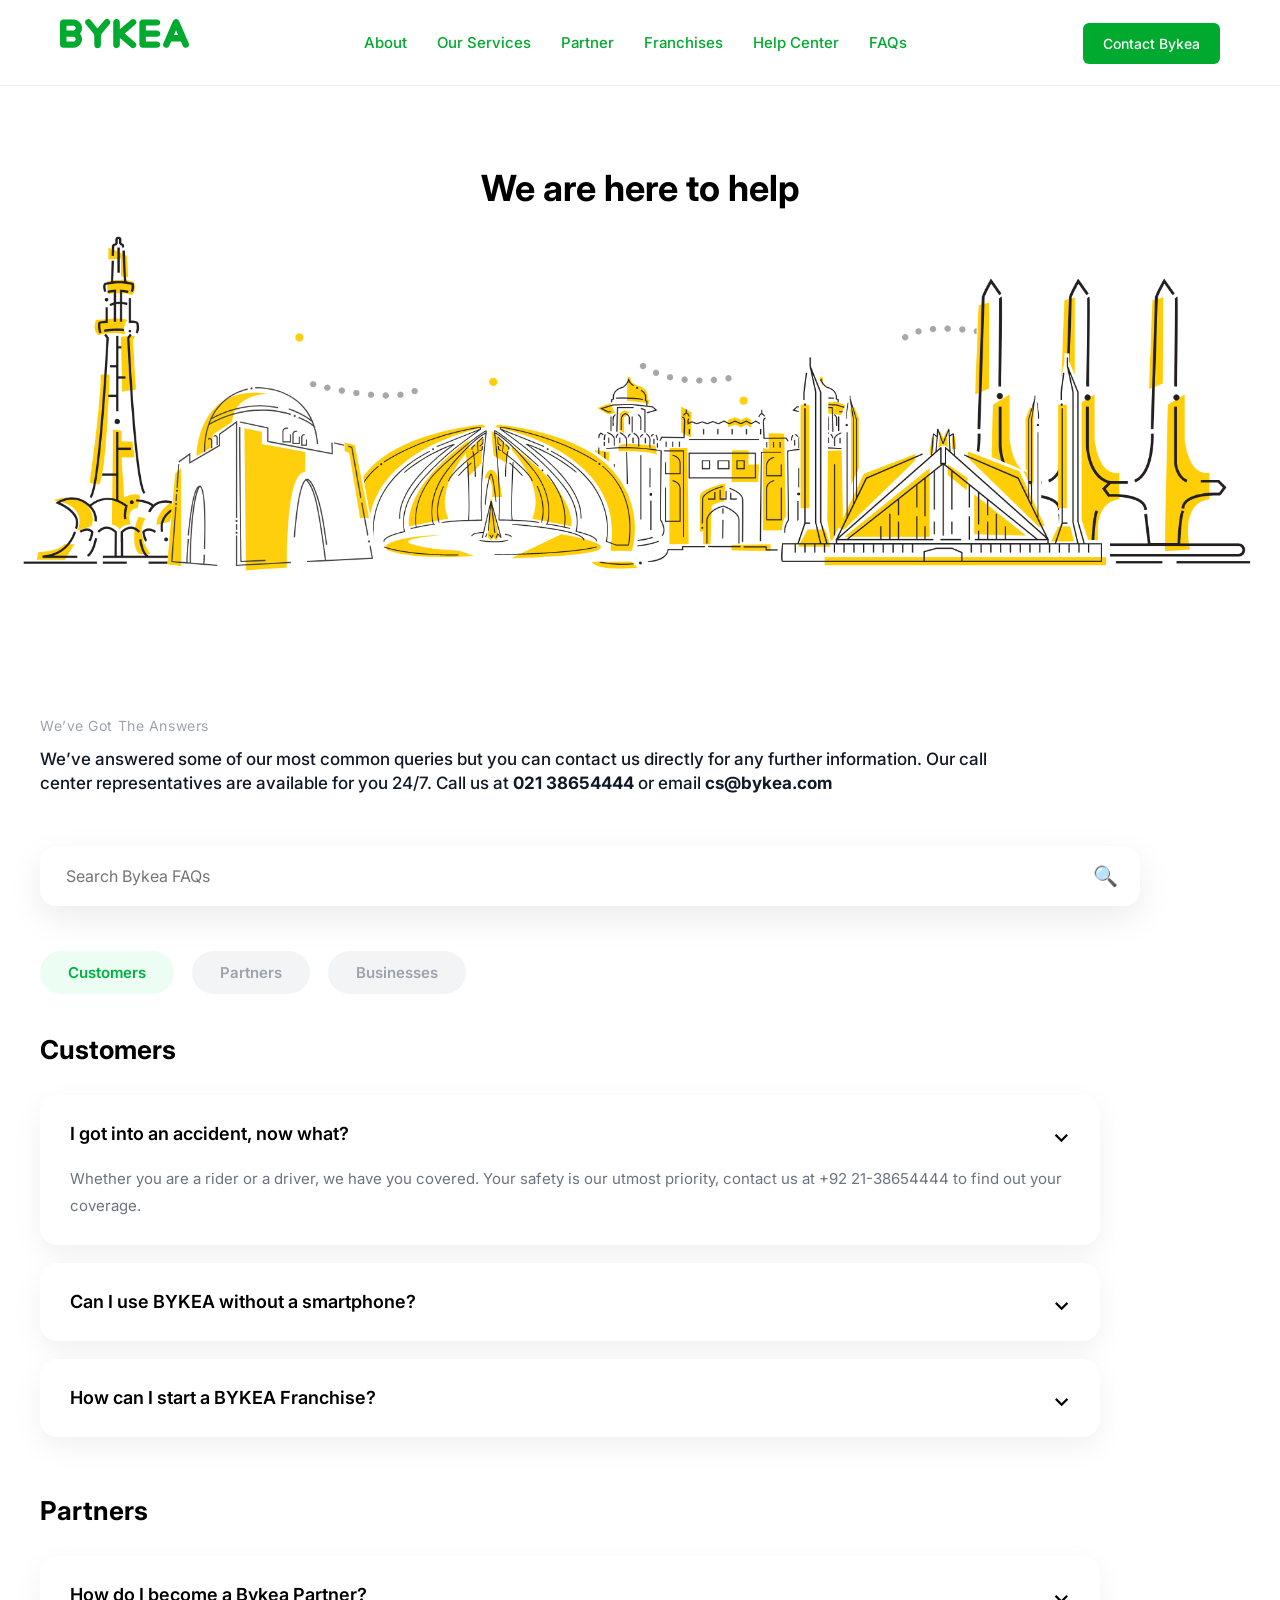
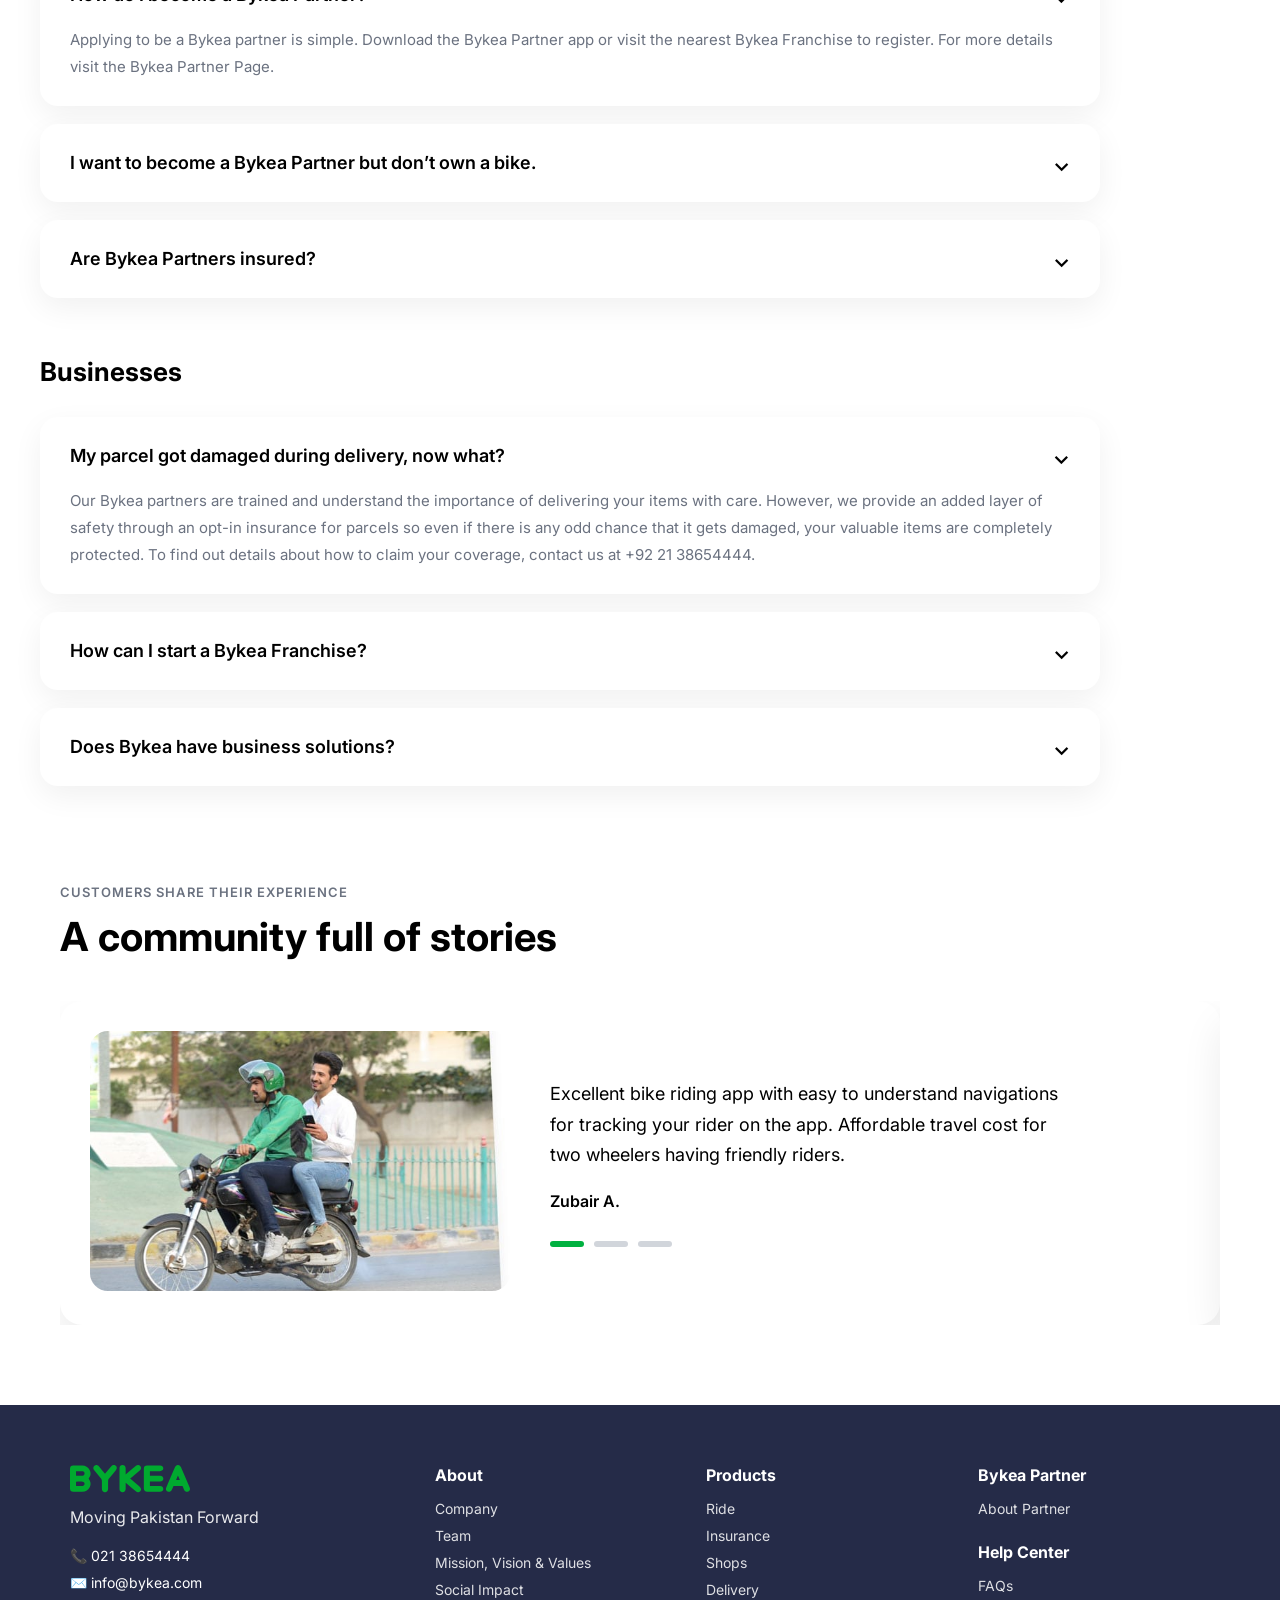
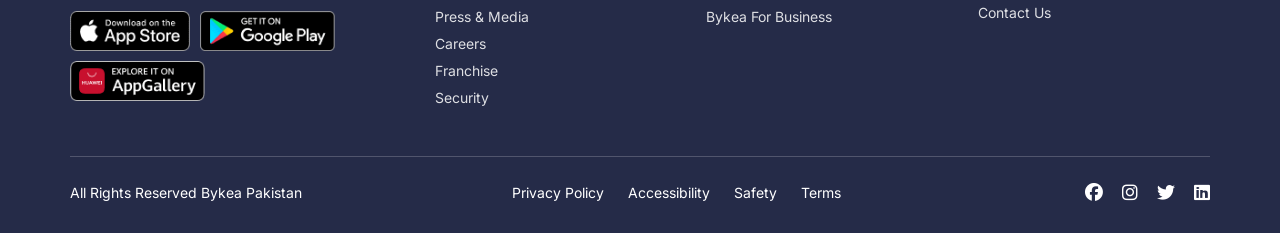
<file: faq.html>
<!DOCTYPE html>
<html lang="en">
<head>
<meta charset="UTF-8">
<meta name="viewport" content="width=device-width, initial-scale=1.0">
<title>Bykea | FAQs</title>

<!-- Google Font -->
<link href="https://fonts.googleapis.com/css2?family=Inter:wght@400;500;600&display=swap" rel="stylesheet">
<link href="https://fonts.googleapis.com/css2?family=Poppins:wght@400;500;600&display=swap" rel="stylesheet">
 <!-- Font Awesome -->
<link rel="stylesheet" href="https://cdnjs.cloudflare.com/ajax/libs/font-awesome/6.5.0/css/all.min.css">
<link rel="icon" type="image/svg+xml" href="./assets/cropped-fav-icon-1-32x32.png">

<style>
    /* RESET */
* {
  margin: 0;
  padding: 0;
  box-sizing: border-box;
  font-family: 'Inter', sans-serif;
}

body {
  background-color: #ffffff;
  width: 100%;
  overflow-x: hidden;
}

/* NAVBAR */
.navbar {
  width: 100%;
  position: sticky;
  top: 0;
  background: #fff;
  border-bottom: 1px solid #eee;
  z-index: 1000;
}

.nav-container {
  max-width: 1200px;
  margin: auto;
  padding: 18px 20px;
  display: flex;
  align-items: center;
  justify-content: space-between;
}

/* Logo */
.logo a img {
  height: 30px;
}

/* Navigation Menu */
.nav-menu ul {
  list-style: none;
  display: flex;
  gap: 30px;
  margin: 0;
  padding: 0;
}

.nav-menu ul li {
  font-size: 15px;
  font-weight: 500;
}

/* Link Styling */
.nav-menu ul li a {
  text-decoration: none;
  color: #00aa2f;
  transition: opacity 0.3s, color 0.3s;
}

.nav-menu ul li a:hover {
  opacity: 0.7;
  color: #008d45;
}

/* Contact Button */
.nav-btn a {
  background: #00aa2f;
  color: #fff;
  padding: 12px 20px;
  border-radius: 6px;
  font-size: 14px;
  text-decoration: none;
  font-weight: 500;
  transition: background 0.3s;
}

.nav-btn a:hover {
  background: #008d45;
}

/* Mobile Menu Icon */
.menu-toggle {
  display: none;
  font-size: 24px;
  cursor: pointer;
  color: #00aa2f;
}

/* *****************************
   Responsive Navbar (tablet/mobile)
   ***************************** */
@media (max-width: 992px) {
  .nav-menu {
    position: absolute;
    top: 70px;
    left: 0;
    width: 100%;
    background: #fff;
    display: none;
    padding: 20px 0;
    border-top: 1px solid #eee;
    text-align: center;
    z-index: 999;
  }

  .nav-menu.active {
    display: block;
  }

  .nav-menu ul {
    flex-direction: column;
    gap: 20px;
  }

  .nav-menu ul li a {
    display: block;
    padding: 10px 0;
  }

  .nav-btn {
    display: none;
  }

  .menu-toggle {
    display: block;
  }
}



    /* Hero */
    .faq-hero {
      text-align: center;
      padding: 80px 20px 40px;
    }

    .faq-hero h1 {
      font-size: 36px;
      margin-bottom: 24px;
    }
        .illustration {
      max-width: 100%;
      margin: 0 auto 60px;
    }




    
.wrapper{
  max-width:1100px;
  margin-left:40px;
  margin-right:auto;
  padding-top: 40px;
}



/* Light Heading */
.light-heading{
  font-size:14px;
  color:#9ca3af;
  margin-bottom:14px;
  letter-spacing:.04em;
}

/* Paragraph */
.description{
  font-size:17px;
  line-height:1.4;
  font-weight:500;
  max-width:950px;
  color:#111827;
}

/* Search Bar */
.search-box{
  margin:50px 0 45px;
  position:relative;
}

.search-box input{
  width:100%;
  padding:20px 60px 20px 26px;
  font-size:16px;
  border:none;
  border-radius:16px;
  box-shadow:0 12px 35px rgba(0,0,0,.08);
  outline:none;
}

.search-box .icon{
  position:absolute;
  right:22px;
  top:50%;
  transform:translateY(-50%);
  font-size:20px;
  color:#9ca3af;
}

/* Buttons */
.buttons{
  display:flex;
  gap:18px;
}

.btn{
  padding:12px 28px;
  border-radius:999px;
  font-size:15px;
  font-weight:600;
  border:none;
  background:#f3f4f6;
  color:#9ca3af;
  cursor:pointer;
}

.btn.active{
  background:#ecfdf3;
  color:#00b140;
}

/* Responsive */
@media(max-width:600px){
  .description{
    font-size:17px;
  }
  .buttons{
    flex-wrap:wrap;
  }
}





/* Container */
.container{
  max-width:1100px;
  padding-left: 40px;
  padding-top: 40px;

}

/* Section title */
.section-title{
  font-size:26px;
  font-weight:700;
  margin-bottom:30px;
}

/* FAQ Card */
.faq-item{
  background:#ffffff;
  border-radius:18px;
  padding:26px 30px;
  margin-bottom:18px;
  box-shadow:0 10px 30px rgba(0,0,0,.06);
  cursor:pointer;
}

/* Question row */
.question{
  display:flex;
  justify-content:space-between;
  align-items:center;
  font-size:18px;
  font-weight:600;
}

/* Arrow */
.arrow{
  font-size:22px;
  transition:.3s;
}

/* Answer */
.answer{
  max-height:0;
  overflow:hidden;
  transition:max-height .4s ease;
}

.answer p{
  margin-top:18px;
  font-size:15px;
  line-height:1.8;
  color:#6b7280;
}

/* Active */
.faq-item.active .answer{
  max-height:500px;
}

.faq-item.active .arrow{
  transform:rotate(180deg);
}

/* Responsive */
@media(max-width:600px){
  .container{
    padding:40px 16px;
  }

  .section-title{
    font-size:22px;
  }

  .faq-item{
    padding:22px;
  }

  .question{
    font-size:16px;
  }
}




/* Section */
.testimonial-section{
  max-width:1200px;
  margin:auto;
  padding:80px 20px;
}

/* Headings */
.small-title{
  font-size:13px;
  font-weight:600;
  color:#6b7280;
  letter-spacing:.08em;
  margin-bottom:12px;
}

.main-title{
  font-size:40px;
  font-weight:700;
  margin-bottom:40px;
}

/* Slider */
.slider{
  position:relative;
  overflow:hidden;
}

.slides{
  display:flex;
  transition:transform .6s ease;
}

.slide{
  min-width:100%;
}

/* Card */
.testimonial-card{
  background:#fff;
  border-radius:22px;
  padding:30px;
  display:flex;
  gap:40px;
  box-shadow:0 20px 40px rgba(0,0,0,.08);
  align-items:center;
}

/* Image */
.testimonial-image img{
  width:420px;
  height:260px;
  object-fit:cover;
  border-radius:18px;
}

/* Text */
.testimonial-content{
  max-width:520px;
}

.testimonial-content p{
  font-size:18px;
  line-height:1.7;
}

.author{
  margin-top:20px;
  font-weight:600;
}

/* Dots */
.dots{
  display:flex;
  gap:10px;
  margin-top:30px;
}

.dot{
  width:34px;
  height:6px;
  background:#d1d5db;
  border-radius:20px;
  cursor:pointer;
}

.dot.active{
  background:#00b140;
}

/* Responsive */
@media(max-width:900px){
  .testimonial-card{
    flex-direction:column;
    text-align:center;
  }

  .testimonial-image img{
    width:100%;
    height:240px;
  }

  .main-title{
    font-size:32px;
  }
}



    .footer {
  background: #252b48;
  color: #ffffff;
  padding: 60px 70px 30px;
}

.footer-top {
  display: grid;
  grid-template-columns: 1.4fr 1fr 1fr 1fr;
  gap: 40px;
  border-bottom: 1px solid rgba(255,255,255,0.2);
  padding-bottom: 40px;
}

.logo {
  font-size: 32px;
  font-weight: 800;
  margin-bottom: 10px;
}

.tagline {
  margin-bottom: 20px;
  opacity: 0.9;
}

.contact {
  margin-bottom: 10px;
  font-size: 14px;
}

.app-buttons {
  display: flex;
  gap: 10px;
  margin-top: 20px;
  flex-wrap: wrap; /* ✅ IMPORTANT */
}


.app-buttons img {
  height: 40px;
  max-width: 100%;
  object-fit: contain;
}


.footer-col h4 {
  font-size: 16px;
  margin-bottom: 15px;
}

.footer-col ul {
  list-style: none;
}

.footer-col ul li {
  font-size: 14px;
  margin-bottom: 10px;
  opacity: 0.85;
  cursor: pointer;
}

.footer-col ul li:hover {
  opacity: 1;
}

.mt {
  margin-top: 25px;
}

.footer-bottom {
  display: flex;
  justify-content: space-between;
  align-items: center;
  padding-top: 25px;
  font-size: 14px;
  flex-wrap: wrap;
  gap: 20px;
}

.footer-links span {
  margin-right: 20px;
  cursor: pointer;
}

.social span {
  margin-left: 15px;
  cursor: pointer;
  font-size: 18px;
}

/* Responsive */
@media (max-width: 900px) {
  .footer-top {
    grid-template-columns: 1fr 1fr;
  }
}

@media (max-width: 600px) {
  .footer-top {
    grid-template-columns: 1fr;
  }

  .footer {
    padding: 40px 30px;
  }
}
</style>
</head>
<body>

<!-- NAVBAR -->
<header class="navbar">
  <div class="nav-container">

    <!-- Logo -->
    <div class="logo">
      <a href="index.html">
        <img src="./assets/Bykea_logo.svg" alt="Bykea Logo">
      </a>
    </div>

    <!-- Navigation Menu -->
    <nav class="nav-menu">
      <ul>
        <li><a href="./about.html">About</a></li>
        <li><a href="./services.html">Our Services</a></li>
        <li><a href="./partner.html">Partner</a></li>
        <li><a href="./franchise.html">Franchises</a></li>
        <li><a href="./contact.html">Help Center</a></li>
        <li><a href="faq.html">FAQs</a></li>
      </ul>
    </nav>

    <!-- Contact Button -->
    <div class="nav-btn">
      <a href="./contact.html">Contact Bykea</a>
    </div>

    <!-- Mobile Menu Toggle -->
    <div class="menu-toggle" onclick="toggleMenu()">☰</div>

  </div>
</header>



    <!-- Hero -->
    <section class="faq-hero">
      <h1>We are here to help</h1>
      <img src="./assets/contact-img.png" alt="City Illustration" class="illustration" />
    </section>

<section>
    <div class="wrapper">
  <div class="light-heading">We’ve Got The Answers</div>

  <p class="description">
    We’ve answered some of our most common queries but you can contact us directly
    for any further information. Our call center representatives are available
    for you 24/7. Call us at <strong>021 38654444</strong> or email
    <strong>cs@bykea.com</strong>
  </p>

  <div class="search-box">
    <input type="text" placeholder="Search Bykea FAQs">
    <span class="icon">🔍</span>
  </div>

  <div class="buttons">
  <button class="btn active" id="btn-customers">Customers</button>
  <button class="btn" id="btn-partners">Partners</button>
  <button class="btn" id="btn-businesses">Businesses</button>
</div>


</div>
</section>



<section id="Customers">
  <div class="container">

    <div class="section-title">Customers</div>

    <!-- FAQ 1 (Open) -->
    <div class="faq-item active">
      <div class="question">
       I got into an accident, now what?
        <span class="arrow">⌃</span>
      </div>
      <div class="answer">
        <p>
         Whether you are a rider or a driver, we have you covered. Your safety is our utmost priority, contact us at +92 21-38654444 to find out your coverage.
        </p>
      </div>
    </div>

    <!-- FAQ 2 -->
    <div class="faq-item">
      <div class="question">
        Can I use BYKEA without a smartphone?
        <span class="arrow">⌄</span>
      </div>
      <div class="answer">
        <p>
          Yes you can! We pride ourselves for making services available for everyone in Pakistan. Just give us a call at +92 307-1234567 to book your Bykea partner.
        </p>
      </div>
    </div>

    <!-- FAQ 3 -->
    <div class="faq-item">
      <div class="question">
        How can I start a BYKEA Franchise?
        <span class="arrow">⌄</span>
      </div>
      <div class="answer">
        <p>
          Owning a Bykea franchise offers a unique opportunity of being your own boss and empowering your local community. To read details about how to become a Bykea Franchisee, visit our Bykea Franchise page.
        </p>
      </div>
    </div>

  </div>
</section>




<section id="Partners">
  <div class="container">

    <div class="section-title">Partners</div>

    <!-- FAQ 1 (Open) -->
    <div class="faq-item active">
      <div class="question">
        How do I become a Bykea Partner?
        <span class="arrow">⌃</span>
      </div>
      <div class="answer">
        <p>
         Applying to be a Bykea partner is simple. Download the Bykea Partner app or visit the nearest Bykea Franchise to register. For more details visit the Bykea Partner Page.
        </p>
      </div>
    </div>

    <!-- FAQ 2 -->
    <div class="faq-item">
      <div class="question">
       I want to become a Bykea Partner but don’t own a bike.
        <span class="arrow">⌄</span>
      </div>
      <div class="answer">
        <p>
         We will connect you with a financial institution that provides easy installment plans or leases. In some areas, a Bykea partner can earn up to 5 times the monthly installment – making owning a bike easy.
        </p>
      </div>
    </div>

    <!-- FAQ 3 -->
    <div class="faq-item">
      <div class="question">
       Are Bykea Partners insured?
        <span class="arrow">⌄</span>
      </div>
      <div class="answer">
        <p>
          Safety of our customers and partners is the utmost priority. We provide our partners and customers an option of getting themselves insured during the ride.
        </p>
      </div>
    </div>

  </div>
</section>



<section id="Businesses">
  <div class="container">

    <div class="section-title">Businesses</div>

    <!-- FAQ 1 (Open) -->
    <div class="faq-item active">
      <div class="question">
        My parcel got damaged during delivery, now what?
        <span class="arrow">⌃</span>
      </div>
      <div class="answer">
        <p>
          Our Bykea partners are trained and understand the importance of delivering
          your items with care. However, we provide an added layer of safety through
          an opt-in insurance for parcels so even if there is any odd chance that it
          gets damaged, your valuable items are completely protected. To find out
          details about how to claim your coverage, contact us at +92 21 38654444.
        </p>
      </div>
    </div>

    <!-- FAQ 2 -->
    <div class="faq-item">
      <div class="question">
        How can I start a Bykea Franchise?
        <span class="arrow">⌄</span>
      </div>
      <div class="answer">
        <p>
          Owning a Bykea franchise offers a unique opportunity of being your own boss
          and empowering your local community. To read details about how to become a
          Bykea Franchisee, visit our Bykea Franchise page.
        </p>
      </div>
    </div>

    <!-- FAQ 3 -->
    <div class="faq-item">
      <div class="question">
        Does Bykea have business solutions?
        <span class="arrow">⌄</span>
      </div>
      <div class="answer">
        <p>
          Yes, Bykea offers business solutions including bulk deliveries, enterprise
          logistics, and customized solutions for businesses of all sizes.
        </p>
      </div>
    </div>

  </div>
</section>




<section class="testimonial-section">

  <div class="small-title">CUSTOMERS SHARE THEIR EXPERIENCE</div>
  <div class="main-title">A community full of stories</div>

  <div class="slider">
    <div class="slides">

      <!-- SLIDE 1 -->
      <div class="slide">
        <div class="testimonial-card">
          <div class="testimonial-image">
            <img src="./assets/faq-img1.png" alt="">
          </div>
          <div class="testimonial-content">
            <p>
              Excellent bike riding app with easy to understand navigations for
              tracking your rider on the app. Affordable travel cost for two
              wheelers having friendly riders.
            </p>
            <div class="author">Zubair A.</div>
            <div class="dots">
              <div class="dot active" onclick="goToSlide(0)"></div>
              <div class="dot" onclick="goToSlide(1)"></div>
              <div class="dot" onclick="goToSlide(2)"></div>
            </div>
          </div>
        </div>
      </div>

      <!-- SLIDE 2 -->
      <div class="slide">
        <div class="testimonial-card">
          <div class="testimonial-image">
            <img src="./assets/faq-img2.png" alt="">
          </div>
          <div class="testimonial-content">
            <p>
              Very useful app. Highly satisfied with their services. Quick response to any query and very helpful in case of any complaint.
            </p>
            <div class="author">Sundus S.</div>
            <div class="dots">
              <div class="dot" onclick="goToSlide(0)"></div>
              <div class="dot active" onclick="goToSlide(1)"></div>
              <div class="dot" onclick="goToSlide(2)"></div>
            </div>
          </div>
        </div>
      </div>

      <!-- SLIDE 3 -->
      <div class="slide">
        <div class="testimonial-card">
          <div class="testimonial-image">
            <img src="./assets/faq-img3.png" alt="">
          </div>
          <div class="testimonial-content">
            <p>
              Today I booked my first ride on BYKEA from my office at Jail Road to the railway station, fare estimate was Rs 75 to 90. My other options are Daewoo bus cost Rs 20 but you have to wait for at least 30 minutes to over an hour and second option was rickshaw at Rs 150 to 180. Bottomline, it suited me well, will surely use in the future.
            </p>
            <div class="author">Kashif Q.</div>
            <div class="dots">
              <div class="dot" onclick="goToSlide(0)"></div>
              <div class="dot" onclick="goToSlide(1)"></div>
              <div class="dot active" onclick="goToSlide(2)"></div>
            </div>
          </div>
        </div>
      </div>

    </div>
  </div>

</section>



      <footer class="footer">
  <div class="footer-top">

    <!-- Brand Column -->
    <div class="footer-col brand">
      <img src="./assets/Bykea_logo.svg" alt="Bykea" class="logo">
      <p class="tagline">Moving Pakistan Forward</p>

      <p class="contact">📞 021 38654444</p>
      <p class="contact">✉️ info@bykea.com</p>

      <div class="app-buttons">
        <img src="./assets/icon1.png" alt="App Store">
        <img src="./assets/icon2.png" alt="Google Play">
        <img src="./assets/icon3.png" alt="App Gallery">
      </div>
    </div>

    <!-- About -->
    <div class="footer-col">
      <h4>About</h4>
      <ul>
        <li>Company</li>
        <li>Team</li>
        <li>Mission, Vision & Values</li>
        <li>Social Impact</li>
        <li>Press & Media</li>
        <li>Careers</li>
        <li>Franchise</li>
        <li>Security</li>
      </ul>
    </div>

    <!-- Products -->
    <div class="footer-col">
      <h4>Products</h4>
      <ul>
        <li>Ride</li>
        <li>Insurance</li>
        <li>Shops</li>
        <li>Delivery</li>
        <li>Bykea For Business</li>
      </ul>
    </div>

    <!-- Partner & Help -->
    <div class="footer-col">
      <h4>Bykea Partner</h4>
      <ul>
        <li>About Partner</li>
      </ul>

      <h4 class="mt">Help Center</h4>
      <ul>
        <li>FAQs</li>
        <li>Contact Us</li>
      </ul>
    </div>

  </div>

  <!-- Bottom Bar -->
  <div class="footer-bottom">
    <p>All Rights Reserved Bykea Pakistan</p>

    <div class="footer-links">
      <span>Privacy Policy</span>
      <span>Accessibility</span>
      <span>Safety</span>
      <span>Terms</span>
    </div>

    <div class="social">
      <span><i class="fa-brands fa-facebook"></i></span>
      <span><i class="fa-brands fa-instagram"></i></span>
      <span><i class="fa-brands fa-twitter"></i></span>
      <span><i class="fa-brands fa-linkedin"></i></span>
    </div>
  </div>
</footer>

<script>
      /* TOGGLE MOBILE MENU */
function toggleMenu() {
  document.querySelector(".nav-menu").classList.toggle("active");
}


document.querySelectorAll(".faq-item").forEach(item=>{
  item.addEventListener("click",()=>{
    item.classList.toggle("active");
  });
});






// BUTTON SCROLL LOGIC
document.getElementById("btn-customers").addEventListener("click", () => {
  document.getElementById("Customers").scrollIntoView({ behavior: "smooth" });
  setActive("btn-customers");
});

document.getElementById("btn-partners").addEventListener("click", () => {
  document.getElementById("Partners").scrollIntoView({ behavior: "smooth" });
  setActive("btn-partners");
});

document.getElementById("btn-businesses").addEventListener("click", () => {
  document.getElementById("Businesses").scrollIntoView({ behavior: "smooth" });
  setActive("btn-businesses");
});

// ACTIVE BUTTON HANDLER
function setActive(activeId) {
  document.querySelectorAll(".btn").forEach(btn => {
    btn.classList.remove("active");
  });
  document.getElementById(activeId).classList.add("active");
}





let currentSlide = 0;
const slides = document.querySelector(".slides");
const totalSlides = 3;

function goToSlide(index){
  currentSlide = index;
  slides.style.transform = `translateX(-${index * 100}%)`;
}

// Auto Slide
setInterval(()=>{
  currentSlide = (currentSlide + 1) % totalSlides;
  goToSlide(currentSlide);
},5000);

</script>


</body>
</html>
</file>
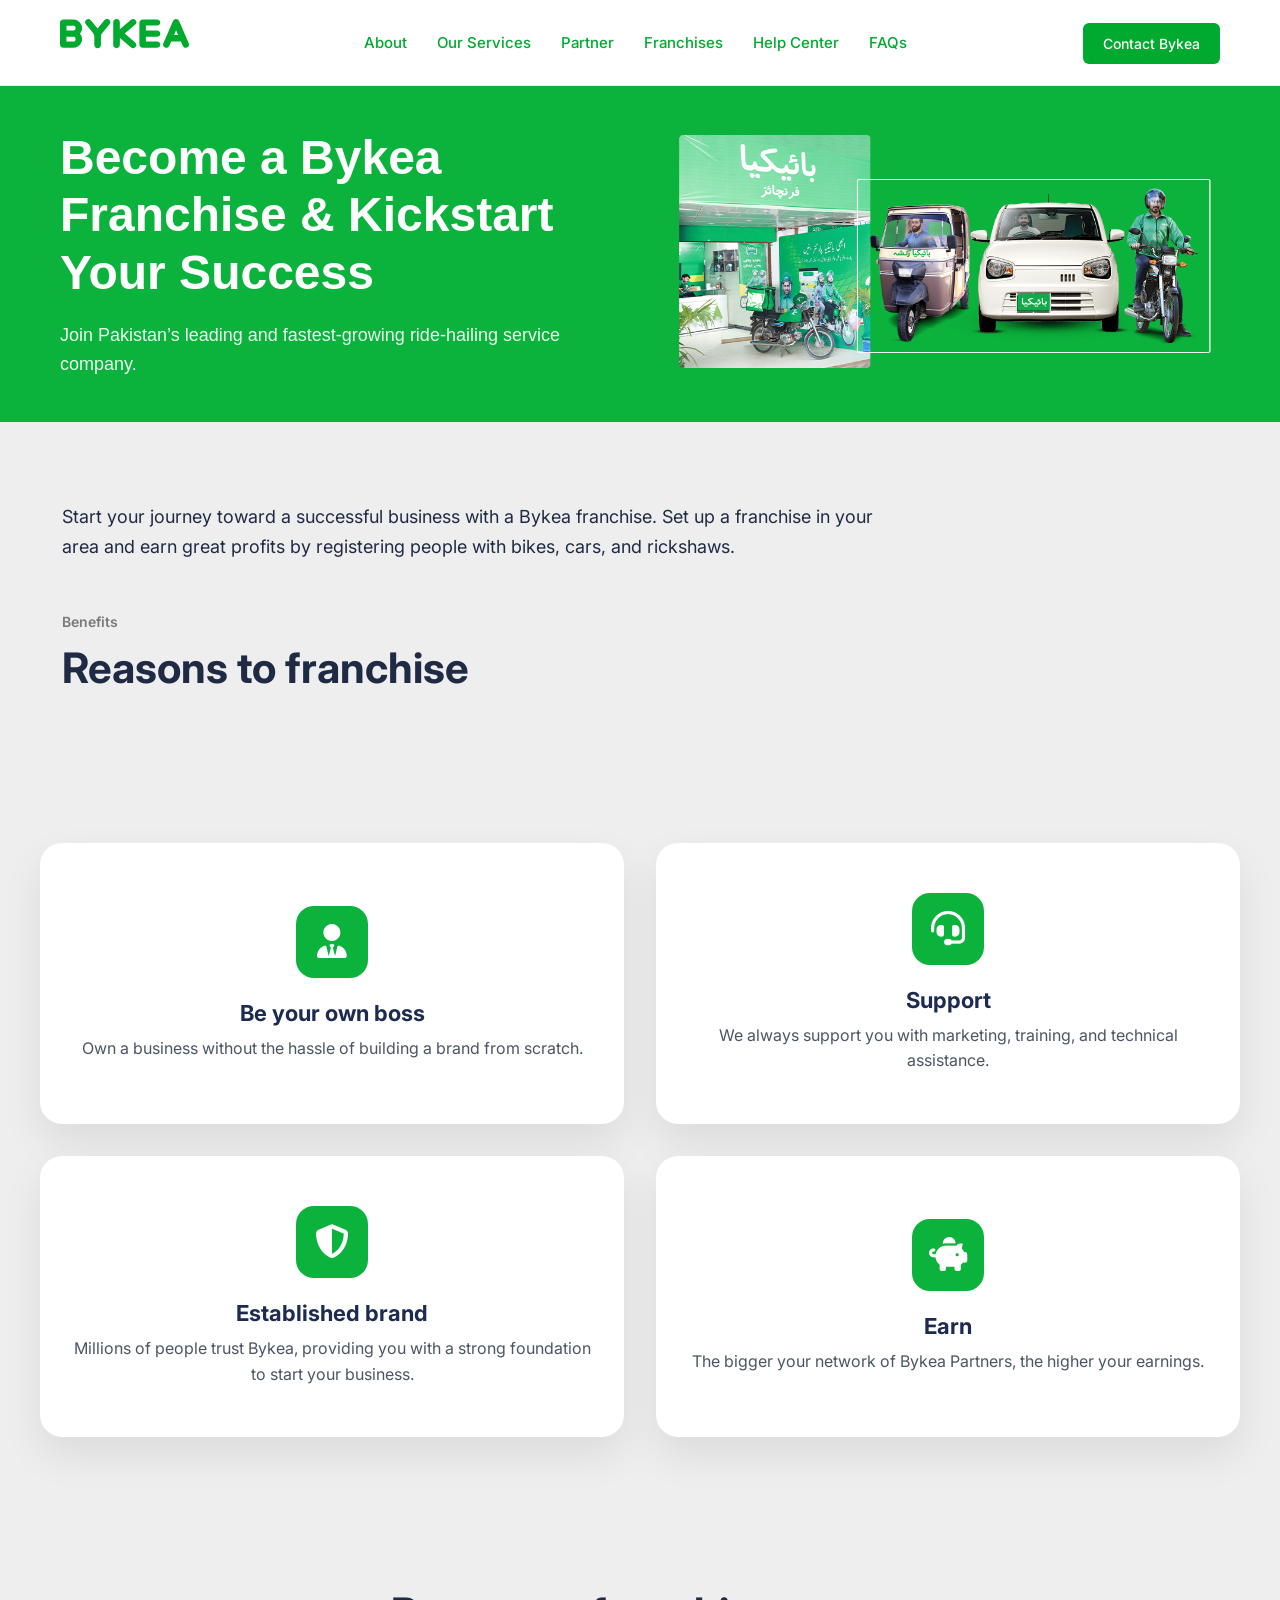
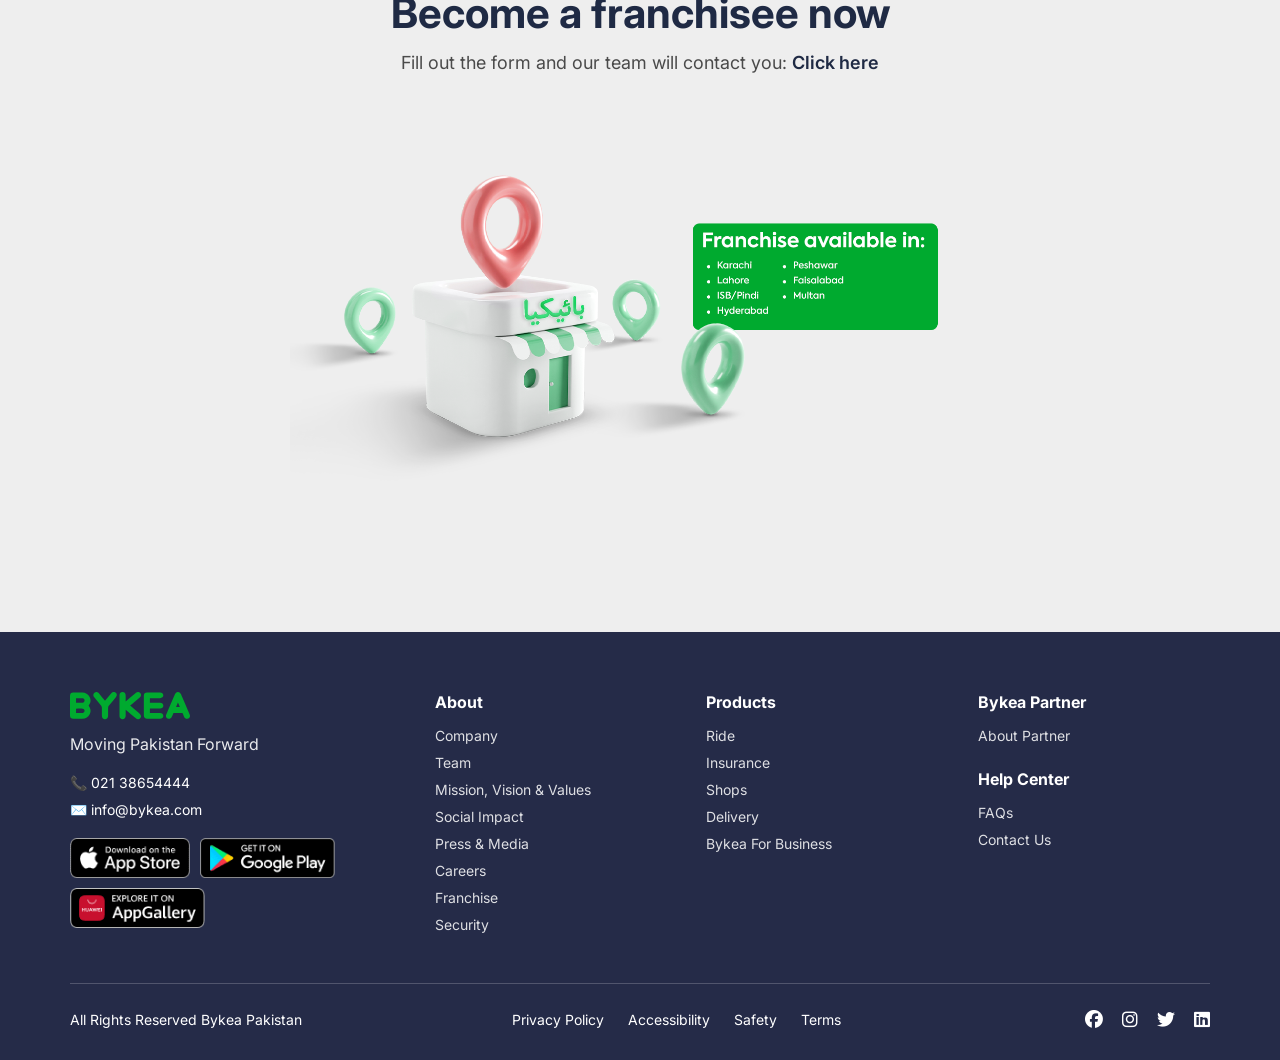
<file: franchise.html>
<!DOCTYPE html>
<html lang="en">
<head>
<meta charset="UTF-8">
<meta name="viewport" content="width=device-width, initial-scale=1.0">
<title>Bykea | Franchises</title>

<!-- Google Font -->
<link href="https://fonts.googleapis.com/css2?family=Inter:wght@400;500;600&display=swap" rel="stylesheet">
<link href="https://fonts.googleapis.com/css2?family=Poppins:wght@400;500;600&display=swap" rel="stylesheet">
 <!-- Font Awesome -->
<link rel="stylesheet" href="https://cdnjs.cloudflare.com/ajax/libs/font-awesome/6.5.0/css/all.min.css">
<link rel="icon" type="image/svg+xml" href="./assets/cropped-fav-icon-1-32x32.png">

<style>
    /* RESET */
* {
  margin: 0;
  padding: 0;
  box-sizing: border-box;
  font-family: 'Inter', sans-serif;
}

body {
  background-color: #eee;
  width: 100%;
  overflow-x: hidden;
}

/* NAVBAR */
.navbar {
  width: 100%;
  position: sticky;
  top: 0;
  background: #fff;
  border-bottom: 1px solid #eee;
  z-index: 1000;
}

.nav-container {
  max-width: 1200px;
  margin: auto;
  padding: 18px 20px;
  display: flex;
  align-items: center;
  justify-content: space-between;
}

/* Logo */
.logo a img {
  height: 30px;
}

/* Navigation Menu */
.nav-menu ul {
  list-style: none;
  display: flex;
  gap: 30px;
  margin: 0;
  padding: 0;
}

.nav-menu ul li {
  font-size: 15px;
  font-weight: 500;
}

/* Link Styling */
.nav-menu ul li a {
  text-decoration: none;
  color: #00aa2f;
  transition: opacity 0.3s, color 0.3s;
}

.nav-menu ul li a:hover {
  opacity: 0.7;
  color: #008d45;
}

/* Contact Button */
.nav-btn a {
  background: #00aa2f;
  color: #fff;
  padding: 12px 20px;
  border-radius: 6px;
  font-size: 14px;
  text-decoration: none;
  font-weight: 500;
  transition: background 0.3s;
}

.nav-btn a:hover {
  background: #008d45;
}

/* Mobile Menu Icon */
.menu-toggle {
  display: none;
  font-size: 24px;
  cursor: pointer;
  color: #00aa2f;
}

/* *****************************
   Responsive Navbar (tablet/mobile)
   ***************************** */
@media (max-width: 992px) {
  .nav-menu {
    position: absolute;
    top: 70px;
    left: 0;
    width: 100%;
    background: #fff;
    display: none;
    padding: 20px 0;
    border-top: 1px solid #eee;
    text-align: center;
    z-index: 999;
  }

  .nav-menu.active {
    display: block;
  }

  .nav-menu ul {
    flex-direction: column;
    gap: 20px;
  }

  .nav-menu ul li a {
    display: block;
    padding: 10px 0;
  }

  .nav-btn {
    display: none;
  }

  .menu-toggle {
    display: block;
  }
}







    .bykea-section {
      background-color: #0bb23b;
      padding: 40px 60px;
    }

    .bykea-container {
      max-width: 1200px;
      margin: auto;
      display: flex;
      align-items: center;
      justify-content: space-between;
      gap: 50px;
      flex-wrap: wrap;
    }

    .bykea-content {
      flex: 1;
      min-width: 280px;
    }

    .bykea-content h1 {
      font-size: 48px;
      line-height: 1.2;
      color: #ffffff;
      margin-bottom: 20px;
      font-family: Arial, Helvetica, sans-serif;
      font-weight: 700;
    }

    .bykea-content p {
      font-size: 18px;
      line-height: 1.6;
      color: #eafff1;
      max-width: 520px;
      font-family: Arial, Helvetica, sans-serif;
    }

    .bykea-image {
      flex: 1;
      min-width: 280px;
      text-align: right;
    }

    .bykea-image img {
      max-width: 100%;
      height: auto;
    }

    /* =========================
       TABLET RESPONSIVE
    ========================== */
    @media (max-width: 1024px) {
      .bykea-section {
        padding: 35px 40px;
      }

      .bykea-content h1 {
        font-size: 40px;
      }
    }

    /* =========================
       MOBILE RESPONSIVE
    ========================== */
    @media (max-width: 768px) {
      .bykea-section {
        padding: 30px 20px;
      }

      .bykea-container {
        flex-direction: column;
        text-align: left;
        gap: 30px;
      }

      .bykea-content h1 {
        font-size: 32px;
      }

      .bykea-content p {
        font-size: 16px;
      }

      .bykea-image {
        text-align: center;
      }

      .bykea-image img {
        max-width: 90%;
      }
    }

    /* =========================
       SMALL MOBILE
    ========================== */
    @media (max-width: 480px) {
      .bykea-content h1 {
        font-size: 28px;
      }

      .bykea-content p {
        font-size: 15px;
      }
    }




.franchise-section {
  padding: 80px 12px;
}

.franchise-container {
  margin-left: 50px;
}


.franchise-desc {
  font-size: 18px;
  line-height: 1.7;
  color: #1f2a44;
  max-width: 850px;
  margin-bottom: 50px;
}

.franchise-tag {
  display: block;
  font-size: 14px;
  font-weight: 600;
  color: #7a7a7a;
  margin-bottom: 12px;
  text-transform: capitalize;
}

.franchise-title {
  font-size: 42px;
  font-weight: 700;
  color: #1f2a44;
}

/* -------- Responsive -------- */

@media (max-width: 992px) {
  .franchise-title {
    font-size: 36px;
  }

  .franchise-desc {
    font-size: 17px;
  }
}

@media (max-width: 768px) {
  .franchise-section {
    padding: 60px 16px;
  }

  .franchise-title {
    font-size: 30px;
  }

  .franchise-desc {
    font-size: 16px;
  }
}

@media (max-width: 480px) {
  .franchise-title {
    font-size: 26px;
  }

  .franchise-desc {
    font-size: 15px;
  }
}





/* ===== SECTION WRAPPER ===== */
.features-wrapper {
  padding: 70px 20px;
}

/* ===== GRID ===== */
.features-grid {
  max-width: 1200px;
  margin: auto;
  display: grid;
  grid-template-columns: repeat(2, 1fr);
  gap: 32px;
}

/* ===== CARD ===== */
.feature-card {
  background: #ffffff;
  border-radius: 22px;
  padding: 50px 30px;
  text-align: center;
  min-height: 280px; /* size control */
  display: flex;
  flex-direction: column;
  align-items: center;
  justify-content: center;
  box-shadow: 0 18px 40px rgba(0,0,0,0.08);
}

/* ===== ICON ===== */
.icon {
  width: 72px;
  height: 72px;
  border-radius: 18px;
  display: flex;
  align-items: center;
  justify-content: center;
  font-size: 34px;
  margin-bottom: 22px;
}

.icon.green {
  background: #0bb23b;
  color: #ffffff;
}

/* ===== TEXT ===== */
.feature-card h3 {
  font-size: 22px;
  font-weight: 700;
  color: #1d2b53;
  margin-bottom: 10px;
}

.feature-card p {
  font-size: 16px;
  color: #4b5563;
  line-height: 1.6;
}

/* ===== RESPONSIVE ===== */
@media (max-width: 768px) {
  .features-grid {
    grid-template-columns: 1fr;
  }

  .feature-card {
    min-height: auto;
    padding: 40px 25px;
  }
}


.franchise-cta {
  padding: 80px 20px 120px;
}

.cta-container {
  max-width: 1200px;
  margin: auto;
}

/* ---------- Top Text ---------- */

.cta-header {
  text-align: center;
  margin-bottom: 70px;
}

.cta-header h2 {
  font-size: 42px;
  font-weight: 700;
  color: #1f2a44;
  margin-bottom: 14px;
}

.cta-header p {
  font-size: 18px;
  color: #4a4a4a;
}

.cta-header a {
  color: #1f2a44;
  font-weight: 600;
  text-decoration: none;
}

/* ---------- Visual Area ---------- */

.cta-visual {
  position: relative;
  display: flex;
  justify-content: center;
}

.cta-visual img {
  width: 700px;
  max-width: 100%;
}



/* ---------- Responsive ---------- */

@media (max-width: 992px) {
  .location-box {
    right: 20px;
  }
}

@media (max-width: 768px) {
  .cta-header h2 {
    font-size: 32px;
  }

  .cta-header p {
    font-size: 16px;
  }

  .cta-visual {
    flex-direction: column;
    align-items: center;
  }

  .location-box {
    position: static;
    transform: none;
    margin-top: 25px;
    width: 100%;
    max-width: 320px;
  }
}

@media (max-width: 480px) {
  .cta-header h2 {
    font-size: 26px;
  }
}



   
.footer {
  background: #252b48;
  color: #ffffff;
  padding: 60px 70px 30px;
}

.footer-top {
  display: grid;
  grid-template-columns: 1.4fr 1fr 1fr 1fr;
  gap: 40px;
  border-bottom: 1px solid rgba(255,255,255,0.2);
  padding-bottom: 40px;
}

.logo {
  font-size: 32px;
  font-weight: 800;
  margin-bottom: 10px;
}

.tagline {
  margin-bottom: 20px;
  opacity: 0.9;
}

.contact {
  margin-bottom: 10px;
  font-size: 14px;
}

.app-buttons {
  display: flex;
  gap: 10px;
  margin-top: 20px;
  flex-wrap: wrap; 
}


.app-buttons img {
  height: 40px;
  cursor: pointer;
}

.footer-col h4 {
  font-size: 16px;
  margin-bottom: 15px;
}

.footer-col ul {
  list-style: none;
}

.footer-col ul li {
  font-size: 14px;
  margin-bottom: 10px;
  opacity: 0.85;
  cursor: pointer;
}

.footer-col ul li:hover {
  opacity: 1;
}

.mt {
  margin-top: 25px;
}

.footer-bottom {
  display: flex;
  justify-content: space-between;
  align-items: center;
  padding-top: 25px;
  font-size: 14px;
  flex-wrap: wrap;
  gap: 20px;
}

.footer-links span {
  margin-right: 20px;
  cursor: pointer;
}

.social span {
  margin-left: 15px;
  cursor: pointer;
  font-size: 18px;
}

/* Responsive */
@media (max-width: 900px) {
  .footer-top {
    grid-template-columns: 1fr 1fr;
  }
}

@media (max-width: 600px) {
  .footer-top {
    grid-template-columns: 1fr;
  }

  .footer {
    padding: 40px 30px;
  }
}


    </style>
</head>
<body>

<!-- NAVBAR -->
<header class="navbar">
  <div class="nav-container">

    <!-- Logo -->
    <div class="logo">
      <a href="index.html">
        <img src="./assets/Bykea_logo.svg" alt="Bykea Logo">
      </a>
    </div>

    <!-- Navigation Menu -->
    <nav class="nav-menu">
      <ul>
        <li><a href="./about.html">About</a></li>
        <li><a href="./services.html">Our Services</a></li>
        <li><a href="./partner.html">Partner</a></li>
        <li><a href="franchise.html">Franchises</a></li>
        <li><a href="./contact.html">Help Center</a></li>
        <li><a href="./faq.html">FAQs</a></li>
      </ul>
    </nav>

    <!-- Contact Button -->
    <div class="nav-btn">
      <a href="./contact.html">Contact Bykea</a>
    </div>

    <!-- Mobile Menu Toggle -->
    <div class="menu-toggle" onclick="toggleMenu()">☰</div>

  </div>
</header>


<section class="bykea-section">
  <div class="bykea-container">

    <div class="bykea-content">
      <h1>
        Become a Bykea Franchise & Kickstart Your Success
      </h1>

      <p>
       Join Pakistan’s leading and fastest-growing ride-hailing service company.
      </p>
    </div>

    <div class="bykea-image">
      <img src="./assets/franchise-img.png" alt="Bykea Services">
    </div>

  </div>
</section>




<section class="franchise-section">
  <div class="franchise-container">
    <p class="franchise-desc">
      Start your journey toward a successful business with a Bykea franchise.
      Set up a franchise in your area and earn great profits by registering
      people with bikes, cars, and rickshaws.
    </p>

    <span class="franchise-tag">Benefits</span>

    <h2 class="franchise-title">Reasons to franchise</h2>
  </div>
</section>




<section>
    <div class="features-wrapper">

  <div class="features-grid">

    <div class="feature-card">
      <div class="icon green">
    <i class="fa-solid fa-user-tie"></i>
      </div>
      <h3>Be your own boss</h3>
      <p>Own a business without the hassle of building a brand from scratch.</p>
    </div>

    <div class="feature-card">
      <div class="icon green">
         <i class="fa-solid fa-headset"></i>
      </div>
      <h3>Support</h3>
      <p>We always support you with marketing, training, and technical assistance.</p>
    </div>

    <div class="feature-card">
      <div class="icon green">
        <i class="fa-solid fa-shield-halved"></i>
      </div>
      <h3>Established brand</h3>
      <p>Millions of people trust Bykea, providing you with a strong foundation to start your business.</p>
    </div>

    <div class="feature-card">
      <div class="icon green">
        <i class="fa-solid fa-piggy-bank"></i>
      </div>
      <h3>Earn</h3>
      <p>The bigger your network of Bykea Partners, the higher your earnings.</p>
    </div>

  </div>

</div>
</section>




<section class="franchise-cta">
  <div class="cta-container">

    <!-- Top Content -->
    <div class="cta-header">
      <h2>Become a franchisee now</h2>
      <p>
        Fill out the form and our team will contact you:
        <a href="#">Click here</a>
      </p>
    </div>

    <!-- Bottom Visual -->
    <div class="cta-visual">
      <img src="./assets/franchise-img1.png" alt="Franchise Illustration">
    </div>

  </div>
</section>





  <footer class="footer">
  <div class="footer-top">

    <!-- Brand Column -->
    <div class="footer-col brand">
      <img src="./assets/Bykea_logo.svg" alt="Bykea" class="logo">
      <p class="tagline">Moving Pakistan Forward</p>

      <p class="contact">📞 021 38654444</p>
      <p class="contact">✉️ info@bykea.com</p>

      <div class="app-buttons">
        <img src="./assets/icon1.png" alt="App Store">
        <img src="./assets/icon2.png" alt="Google Play">
        <img src="./assets/icon3.png" alt="App Gallery">
      </div>
    </div>

    <!-- About -->
    <div class="footer-col">
      <h4>About</h4>
      <ul>
        <li>Company</li>
        <li>Team</li>
        <li>Mission, Vision & Values</li>
        <li>Social Impact</li>
        <li>Press & Media</li>
        <li>Careers</li>
        <li>Franchise</li>
        <li>Security</li>
      </ul>
    </div>

    <!-- Products -->
    <div class="footer-col">
      <h4>Products</h4>
      <ul>
        <li>Ride</li>
        <li>Insurance</li>
        <li>Shops</li>
        <li>Delivery</li>
        <li>Bykea For Business</li>
      </ul>
    </div>

    <!-- Partner & Help -->
    <div class="footer-col">
      <h4>Bykea Partner</h4>
      <ul>
        <li>About Partner</li>
      </ul>

      <h4 class="mt">Help Center</h4>
      <ul>
        <li>FAQs</li>
        <li>Contact Us</li>
      </ul>
    </div>

  </div>

  <!-- Bottom Bar -->
  <div class="footer-bottom">
    <p>All Rights Reserved Bykea Pakistan</p>

    <div class="footer-links">
      <span>Privacy Policy</span>
      <span>Accessibility</span>
      <span>Safety</span>
      <span>Terms</span>
    </div>

    <div class="social">
      <span><i class="fa-brands fa-facebook"></i></span>
      <span><i class="fa-brands fa-instagram"></i></span>
      <span><i class="fa-brands fa-twitter"></i></span>
      <span><i class="fa-brands fa-linkedin"></i></span>
    </div>
  </div>
</footer>



<script>
  /* TOGGLE MOBILE MENU */
function toggleMenu() {
  document.querySelector(".nav-menu").classList.toggle("active");
}
</script>

</body>
</html>
</file>
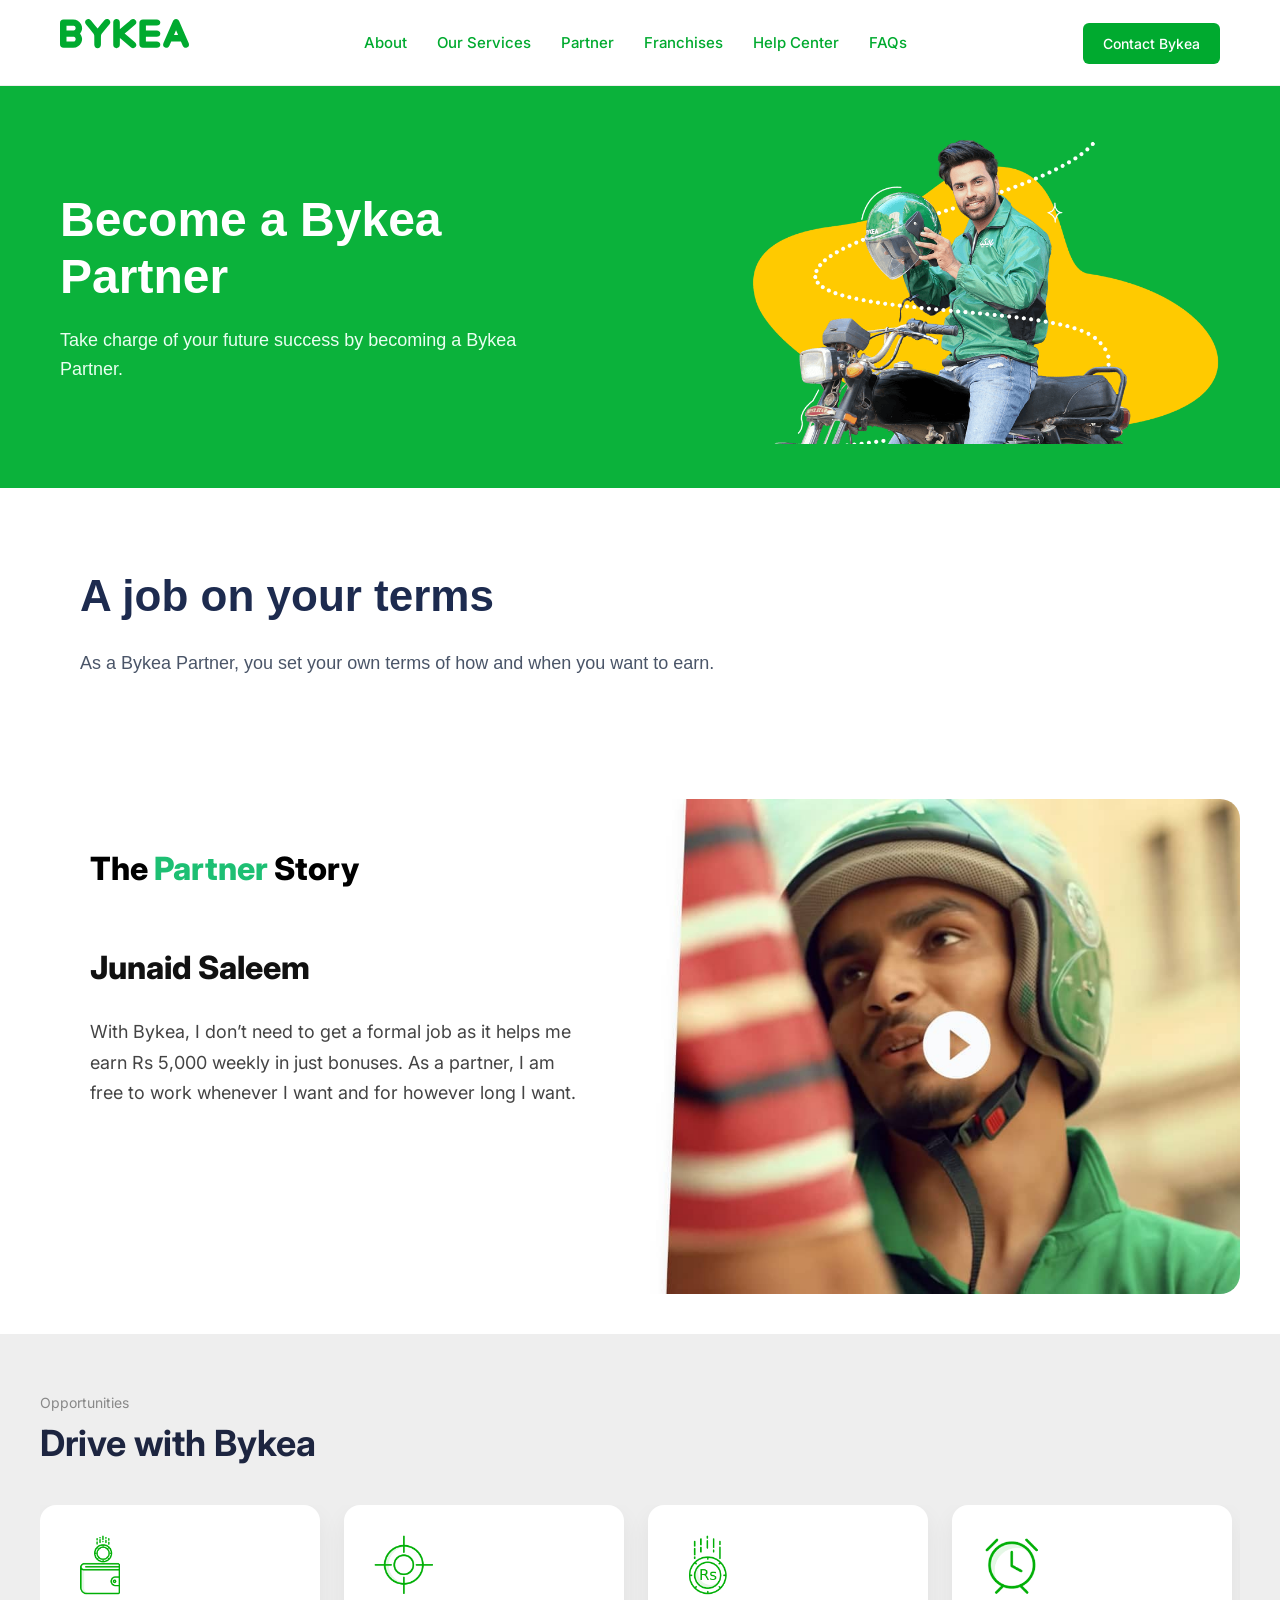
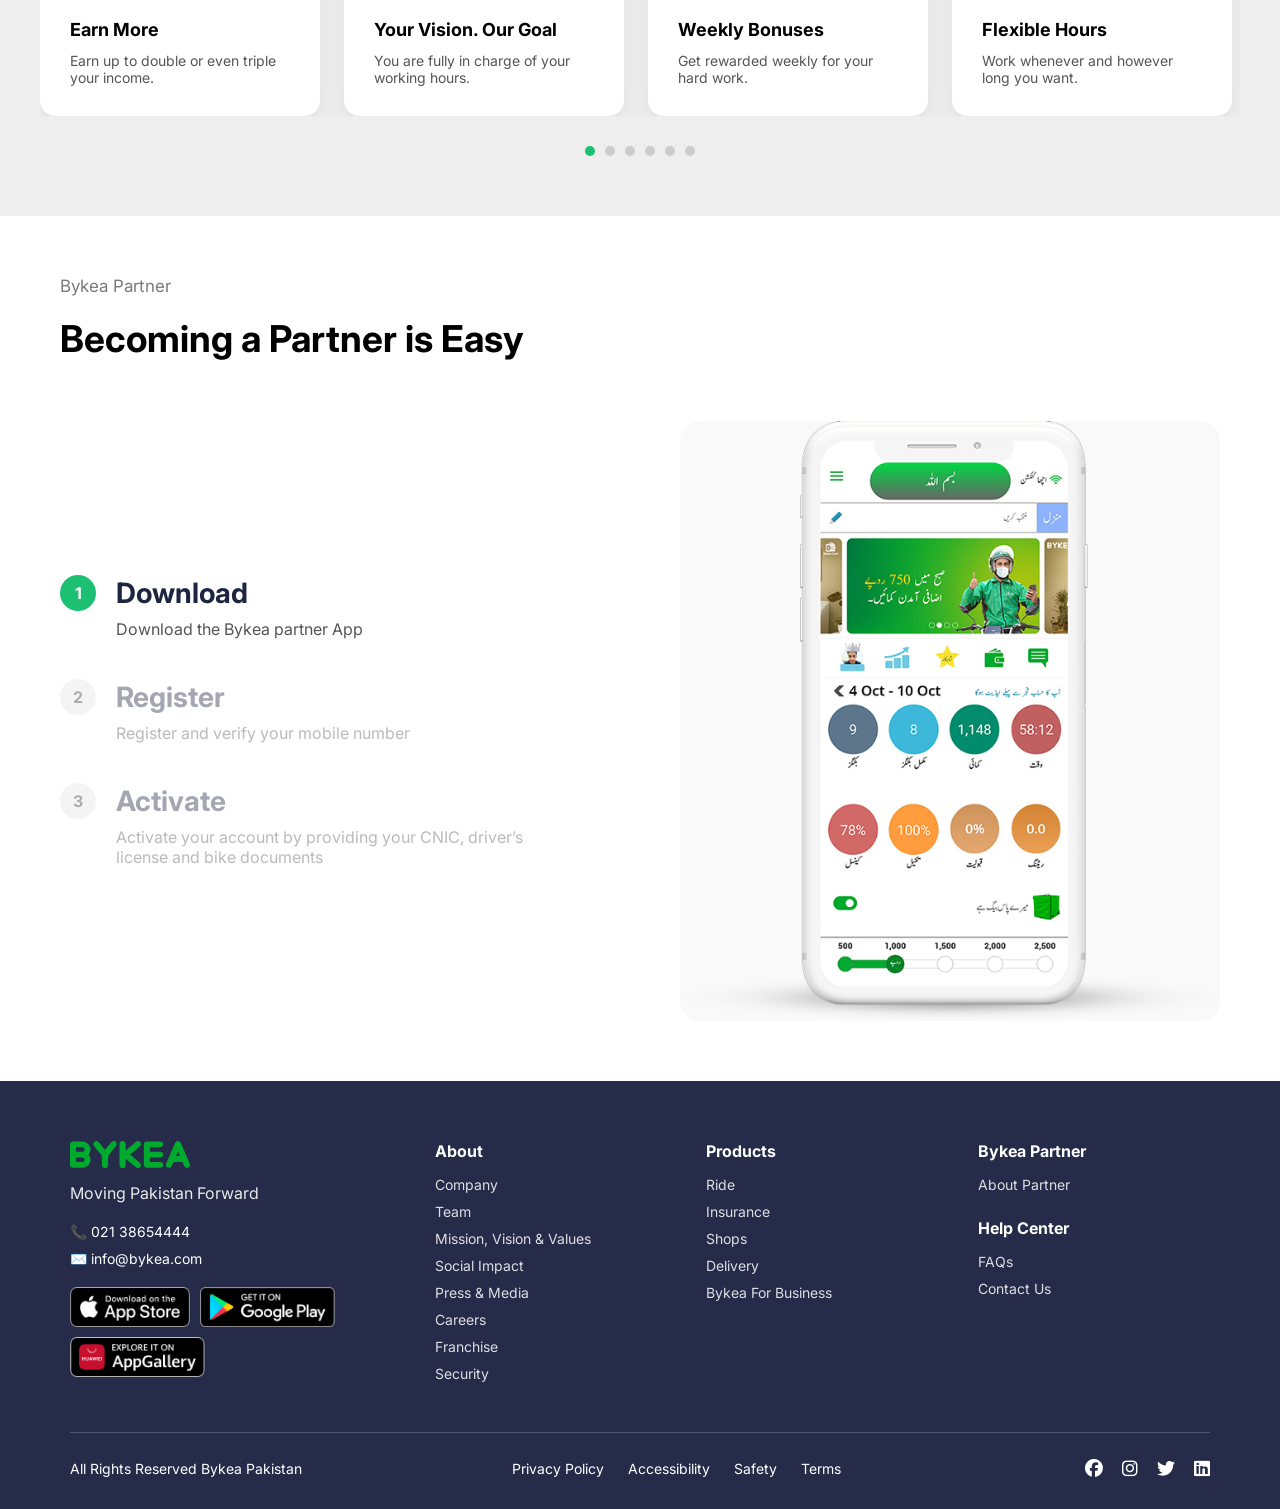
<file: partner.html>
<!DOCTYPE html>
<html lang="en">
<head>
<meta charset="UTF-8">
<meta name="viewport" content="width=device-width, initial-scale=1.0">
<title>Bykea | Partner</title>

<!-- Google Font -->
<link href="https://fonts.googleapis.com/css2?family=Inter:wght@400;500;600&display=swap" rel="stylesheet">
<link href="https://fonts.googleapis.com/css2?family=Poppins:wght@400;500;600&display=swap" rel="stylesheet">
<!-- Font Awesome -->
<link rel="stylesheet" href="https://cdnjs.cloudflare.com/ajax/libs/font-awesome/6.5.0/css/all.min.css">
<link rel="icon" type="image/svg+xml" href="./assets/cropped-fav-icon-1-32x32.png">

<style>
/* RESET */
* {
  margin: 0;
  padding: 0;
  box-sizing: border-box;
  font-family: 'Inter', sans-serif;
}

body {
  background-color: #ffffff;
  width: 100%;
  overflow-x: hidden;
}

/* NAVBAR */
.navbar {
  width: 100%;
  position: sticky;
  top: 0;
  background: #fff;
  border-bottom: 1px solid #eee;
  z-index: 1000;
}

.nav-container {
  max-width: 1200px;
  margin: auto;
  padding: 18px 20px;
  display: flex;
  align-items: center;
  justify-content: space-between;
}

/* Logo */
.logo a img {
  height: 30px;
}

/* Navigation Menu */
.nav-menu ul {
  list-style: none;
  display: flex;
  gap: 30px;
  margin: 0;
  padding: 0;
}

.nav-menu ul li {
  font-size: 15px;
  font-weight: 500;
}

/* Link Styling */
.nav-menu ul li a {
  text-decoration: none;
  color: #00aa2f;
  transition: opacity 0.3s, color 0.3s;
}

.nav-menu ul li a:hover {
  opacity: 0.7;
  color: #008d45;
}

/* Contact Button */
.nav-btn a {
  background: #00aa2f;
  color: #fff;
  padding: 12px 20px;
  border-radius: 6px;
  font-size: 14px;
  text-decoration: none;
  font-weight: 500;
  transition: background 0.3s;
}

.nav-btn a:hover {
  background: #008d45;
}

/* Mobile Menu Icon */
.menu-toggle {
  display: none;
  font-size: 24px;
  cursor: pointer;
  color: #00aa2f;
}

/* *****************************
   Responsive Navbar (tablet/mobile)
   ***************************** */
@media (max-width: 992px) {
  .nav-menu {
    position: absolute;
    top: 70px;
    left: 0;
    width: 100%;
    background: #fff;
    display: none;
    padding: 20px 0;
    border-top: 1px solid #eee;
    text-align: center;
    z-index: 999;
  }

  .nav-menu.active {
    display: block;
  }

  .nav-menu ul {
    flex-direction: column;
    gap: 20px;
  }

  .nav-menu ul li a {
    display: block;
    padding: 10px 0;
  }

  .nav-btn {
    display: none;
  }

  .menu-toggle {
    display: block;
  }
}





/* Bykea Hero Section */
.bykea-section {
  background-color: #0bb23b;
  padding: 40px 60px;
}

.bykea-container {
  max-width: 1200px;
  margin: auto;
  display: flex;
  align-items: center;
  justify-content: space-between;
  gap: 50px;
  flex-wrap: wrap;
}

.bykea-content {
  flex: 1;
  min-width: 280px;
}

.bykea-content h1 {
  font-size: 48px;
  line-height: 1.2;
  color: #ffffff;
  margin-bottom: 20px;
  font-family: Arial, Helvetica, sans-serif;
  font-weight: 700;
}

.bykea-content p {
  font-size: 18px;
  line-height: 1.6;
  color: #eafff1;
  max-width: 520px;
  font-family: Arial, Helvetica, sans-serif;
}

.bykea-image {
  flex: 1;
  min-width: 280px;
  text-align: right;
}

.bykea-image img {
  max-width: 100%;
  height: auto;
}

/* Bykea Info Section */
.bykea-info-section {
  background-color: #ffffff;
  padding: 80px 80px;
}

.bykea-info-container {
  max-width: 900px;
}

.bykea-info-heading {
  font-size: 44px;
  line-height: 1.25;
  color: #1d2b4f;
  font-family: Arial, Helvetica, sans-serif;
  font-weight: 700;
  margin-bottom: 25px;
}

.bykea-info-text {
  font-size: 18px;
  line-height: 1.7;
  color: #4a5568;
  font-family: Arial, Helvetica, sans-serif;
  max-width: 760px;
}

/* Partner Section */
.partner-section {
  padding: 40px 20px;
}

.partner-container {
  max-width: 1200px;
  margin: auto;
  background: #ffffff;
  border-radius: 20px;
  overflow: hidden;
  display: flex;
  flex-wrap: wrap;
}

.partner-content {
  flex: 1 1 50%;
  padding: 50px;
}

.subtitle {
  font-size: 32px;
  font-weight: 800;
  color: black;
  margin-bottom: 60px;
}

.subtitle span {
  color: #1dbf73;
}

.name {
  font-size: 32px;
  font-weight: 800;
  margin-bottom: 30px;
  color: #111;
}

.description {
  font-size: 18px;
  line-height: 1.7;
  color: #444;
}

.partner-image {
  flex: 1 1 50%;
  position: relative;
  min-height: 300px;
}

.partner-image img {
  width: 100%;
  height: 100%;
  object-fit: cover;
  display: block;
}

/* Opportunities / Slider Section */
.opportunity {
  padding: 60px 20px;
}



.bykea-partner-easy{
  max-width: 1160px;
  width: 100%;
  margin: 0 auto;
  margin-bottom: 0;
}
.bykea-partner-easy h2{
  font-size: 37px;
  margin-top: 20px;
}
.bykea-partner-easy p{
  color: #7a7a7a;
  font-size: 17px;
  margin-top: 60px;
}




/* =========================
   BYKEA STEPS FIXED SECTION
========================== */
.bykea-steps-container {
  max-width: 1200px;
  margin: auto;
  display: flex;
  align-items: center;
  gap: 80px;
  padding: 60px 20px;
  flex-wrap: wrap;
}

/* LEFT: Steps */
.steps-left {
  flex: 1;
  display: flex;
  flex-direction: column;
  gap: 40px;
}

.step {
  cursor: pointer;
  opacity: 0.4;
  transition: opacity 0.3s ease;
}

.step.active {
  opacity: 1;
}

.step-head {
  display: flex;
  align-items: center;
  gap: 20px;
}

.circle {
  width: 36px;
  height: 36px;
  border-radius: 50%;
  background: #e6e6e6;
  color: #333;
  display: flex;
  align-items: center;
  justify-content: center;
  font-weight: bold;
  flex-shrink: 0;
  transition: background 0.3s ease, color 0.3s ease;
}

.step.active .circle {
  background: #1dbf73;
  color: #fff;
}

.step h3 {
  font-size: 28px;
  color: #1d2540;
}

.step p {
  margin-left: 56px;
  margin-top: 8px;
  font-size: 16px;
  color: #555;
  max-width: 420px;
}

/* RIGHT: Image */
.steps-right {
  flex: 1;
  display: flex;
  justify-content: center;
  align-items: center;
  width: 340px;
  height: 600px;
  overflow: hidden;
  background: #f9f9f9;
  position: relative;
  border-radius: 20px;
}

.steps-right img {
  position: absolute;
  top: 50%;
  left: 50%;
  width: 100%;
  height: 100%;
  object-fit: contain;
  transform: translate(-50%, -50%);
  transition: opacity 0.3s ease;
}

/* RESPONSIVE */
@media (max-width: 992px) {
  .bykea-steps-container {
    gap: 50px;
  }

  .step h3 {
    font-size: 24px;
  }

  .step p {
    margin-left: 50px;
    font-size: 15px;
  }
}

@media (max-width: 768px) {
  .bykea-steps-container {
    flex-direction: column;
    align-items: center;
    gap: 40px;
  }

  .steps-left {
    margin-top: 0;
    align-items: center;
  }

  .step p {
    margin-left: 0;
    text-align: center;
    max-width: 300px;
  }

  .steps-right {
    width: 80%;
    height: auto;
  }

  .steps-right img {
    position: relative;
    top: auto;
    left: auto;
    transform: none;
    width: 100%;
    height: auto;
  }
}

@media (max-width: 480px) {
  .step h3 {
    font-size: 20px;
  }

  .step p {
    font-size: 14px;
  }
}

/* SECTION */
.opportunity {
  padding: 60px 20px;
  background-color: #eee;
}

.container {
  max-width: 1200px;
  margin: auto;
}

.small-title {
  color: #888;
  font-size: 14px;
}

.main-title {
  font-size: 36px;
  margin: 10px 0 40px;
  color: #1d2540;
}

/* SLIDER */
.slider-wrapper {
  position: relative;
}

.slider-container {
  overflow: hidden;
}

.slider {
  display: flex;
  gap: 24px;
  transition: transform 0.6s ease;
}

/* CARD */
.card {
  min-width: 280px;
  background: #fff;
  border-radius: 16px;
  padding: 30px;
  box-shadow: 0 10px 25px rgba(0,0,0,0.06);
}

.card img {
  width: 60px;
  margin-bottom: 20px;
}

.card h3 {
  font-size: 18px;
  margin-bottom: 12px;
}

.card p {
  font-size: 14px;
  color: #555;
}

/* NAV */
.nav {
  position: absolute;
  top: 45%;
  transform: translateY(-50%);
  background: #1dbf73;
  color: white;
  border: none;
  width: 42px;
  height: 42px;
  border-radius: 50%;
  font-size: 22px;
  cursor: pointer;
  z-index: 5;
}

.prev { left: -10px; }
.next { right: -10px; }

/* DOTS */
.dots {
  display: flex;
  justify-content: center;
  gap: 10px;
  margin-top: 30px;
}

.dot {
  width: 10px;
  height: 10px;
  background: #ccc;
  border-radius: 50%;
  cursor: pointer;
}

.dot.active {
  background: #1dbf73;
}

/* RESPONSIVE */
@media (max-width: 768px) {
  .card {
    min-width: 85%;
  }
}




    .footer {
  background: #252b48;
  color: #ffffff;
  padding: 60px 70px 30px;
}

.footer-top {
  display: grid;
  grid-template-columns: 1.4fr 1fr 1fr 1fr;
  gap: 40px;
  border-bottom: 1px solid rgba(255,255,255,0.2);
  padding-bottom: 40px;
}

.logo {
  font-size: 32px;
  font-weight: 800;
  margin-bottom: 10px;
}

.tagline {
  margin-bottom: 20px;
  opacity: 0.9;
}

.contact {
  margin-bottom: 10px;
  font-size: 14px;
}

.app-buttons {
  display: flex;
  gap: 10px;
  margin-top: 20px;
  flex-wrap: wrap; /* ✅ IMPORTANT */
}


.app-buttons img {
  height: 40px;
  max-width: 100%;
  object-fit: contain;
}


.footer-col h4 {
  font-size: 16px;
  margin-bottom: 15px;
}

.footer-col ul {
  list-style: none;
}

.footer-col ul li {
  font-size: 14px;
  margin-bottom: 10px;
  opacity: 0.85;
  cursor: pointer;
}

.footer-col ul li:hover {
  opacity: 1;
}

.mt {
  margin-top: 25px;
}

.footer-bottom {
  display: flex;
  justify-content: space-between;
  align-items: center;
  padding-top: 25px;
  font-size: 14px;
  flex-wrap: wrap;
  gap: 20px;
}

.footer-links span {
  margin-right: 20px;
  cursor: pointer;
}

.social span {
  margin-left: 15px;
  cursor: pointer;
  font-size: 18px;
}

/* Responsive */
@media (max-width: 900px) {
  .footer-top {
    grid-template-columns: 1fr 1fr;
  }
}

@media (max-width: 600px) {
  .footer-top {
    grid-template-columns: 1fr;
  }

  .footer {
    padding: 40px 30px;
  }
}

</style>
</head>
<body>

<!-- NAVBAR -->
<header class="navbar">
  <div class="nav-container">

    <!-- Logo -->
    <div class="logo">
      <a href="index.html">
        <img src="./assets/Bykea_logo.svg" alt="Bykea Logo">
      </a>
    </div>

    <!-- Navigation Menu -->
    <nav class="nav-menu">
      <ul>
        <li><a href="./about.html">About</a></li>
        <li><a href="./services.html">Our Services</a></li>
        <li><a href="partner.html">Partner</a></li>
        <li><a href="./franchise.html">Franchises</a></li>
        <li><a href="./contact.html">Help Center</a></li>
        <li><a href="./faq.html">FAQs</a></li>
      </ul>
    </nav>

    <!-- Contact Button -->
    <div class="nav-btn">
      <a href="./contact.html">Contact Bykea</a>
    </div>

    <!-- Mobile Menu Toggle -->
    <div class="menu-toggle" onclick="toggleMenu()">☰</div>

  </div>
</header>

<!-- Hero Section -->
<section class="bykea-section">
  <div class="bykea-container">
    <div class="bykea-content">
      <h1>Become a Bykea Partner</h1>
      <p>Take charge of your future success by becoming a Bykea Partner.</p>
    </div>
    <div class="bykea-image">
      <img src="./assets/partner-img1.png" alt="Bykea Services">
    </div>
  </div>
</section>

<!-- Info Section -->
<section class="bykea-info-section">
  <div class="bykea-info-container">
    <h2 class="bykea-info-heading">A job on your terms</h2>
    <p class="bykea-info-text">As a Bykea Partner, you set your own terms of how and when you want to earn.</p>
  </div>
</section>

<!-- Partner Section -->
<section class="partner-section">
  <div class="partner-container">
    <div class="partner-content">
      <h5 class="subtitle">The <span>Partner</span> Story</h5>
      <h2 class="name">Junaid Saleem</h2>
      <p class="description">With Bykea, I don’t need to get a formal job as it helps me earn Rs 5,000 weekly in just bonuses. As a partner, I am free to work whenever I want and for however long I want.</p>
    </div>
    <div class="partner-image">
      <img src="./assets/partner-img2.png" alt="Partner Story Image">
    </div>
  </div>
</section>

<section class="opportunity">
  <div class="container">

    <p class="small-title">Opportunities</p>
    <h2 class="main-title">Drive with Bykea</h2>

    <div class="slider-wrapper">

    

      <div class="slider-container">
        <div class="slider" id="slider">

          <div class="card">
            <img src="./assets/partner-img3.png">
            <h3>Earn More</h3>
            <p>Earn up to double or even triple your income.</p>
          </div>

          <div class="card">
            <img src="./assets/partner-img4.png">
            <h3>Your Vision. Our Goal</h3>
            <p>You are fully in charge of your working hours.</p>
          </div>

          <div class="card">
            <img src="./assets/partner-img5.png">
            <h3>Weekly Bonuses</h3>
            <p>Get rewarded weekly for your hard work.</p>
          </div>

          <div class="card">
            <img src="./assets/partner-img6.png">
            <h3>Flexible Hours</h3>
            <p>Work whenever and however long you want.</p>
          </div>



          <div class="card">
            <img src="./assets/partner-img3.png">
            <h3>Earn More</h3>
            <p>Earn up to double or even triple your income.</p>
          </div>

          <div class="card">
            <img src="./assets/partner-img4.png">
            <h3>Your Vision. Our Goal</h3>
            <p>You are fully in charge of your working hours.</p>
          </div>


        </div>
      </div>

      
    </div>

    <!-- DOTS -->
    <div class="dots" id="dots"></div>

  </div>
</section>


<section>
    <div class="bykea-partner-easy">
    <p>Bykea Partner</p>
<h2>Becoming a Partner is Easy</h2>
  </div>
</section>



<!-- Bykea Steps Section (Fixed) -->
<section class="bykea-steps">
  <div class="bykea-steps-container">

    <!-- LEFT SIDE: Steps -->
    <div class="steps-left">
      <div class="step active" data-img="assets/partner-download-img.png">
        <div class="step-head">
          <span class="circle">1</span>
          <h3>Download</h3>
        </div>
        <p>Download the Bykea partner App</p>
      </div>

      <div class="step" data-img="assets/partner-register-img.png">
        <div class="step-head">
          <span class="circle">2</span>
          <h3>Register</h3>
        </div>
        <p>Register and verify your mobile number</p>
      </div>

      <div class="step" data-img="assets/partner-activate-img.png">
        <div class="step-head">
          <span class="circle">3</span>
          <h3>Activate</h3>
        </div>
        <p>Activate your account by providing your CNIC, driver’s license and bike documents</p>
      </div>
    </div>

    <!-- RIGHT SIDE: Image -->
    <div class="steps-right">
      <img id="phoneImage" src="assets/partner-download-img.png" alt="Bykea App">
    </div>

  </div>
</section>





      <footer class="footer">
  <div class="footer-top">

    <!-- Brand Column -->
    <div class="footer-col brand">
      <img src="./assets/Bykea_logo.svg" alt="Bykea" class="logo">
      <p class="tagline">Moving Pakistan Forward</p>

      <p class="contact">📞 021 38654444</p>
      <p class="contact">✉️ info@bykea.com</p>

      <div class="app-buttons">
        <img src="./assets/icon1.png" alt="App Store">
        <img src="./assets/icon2.png" alt="Google Play">
        <img src="./assets/icon3.png" alt="App Gallery">
      </div>
    </div>

    <!-- About -->
    <div class="footer-col">
      <h4>About</h4>
      <ul>
        <li>Company</li>
        <li>Team</li>
        <li>Mission, Vision & Values</li>
        <li>Social Impact</li>
        <li>Press & Media</li>
        <li>Careers</li>
        <li>Franchise</li>
        <li>Security</li>
      </ul>
    </div>

    <!-- Products -->
    <div class="footer-col">
      <h4>Products</h4>
      <ul>
        <li>Ride</li>
        <li>Insurance</li>
        <li>Shops</li>
        <li>Delivery</li>
        <li>Bykea For Business</li>
      </ul>
    </div>

    <!-- Partner & Help -->
    <div class="footer-col">
      <h4>Bykea Partner</h4>
      <ul>
        <li>About Partner</li>
      </ul>

      <h4 class="mt">Help Center</h4>
      <ul>
        <li>FAQs</li>
        <li>Contact Us</li>
      </ul>
    </div>

  </div>

  <!-- Bottom Bar -->
  <div class="footer-bottom">
    <p>All Rights Reserved Bykea Pakistan</p>

    <div class="footer-links">
      <span>Privacy Policy</span>
      <span>Accessibility</span>
      <span>Safety</span>
      <span>Terms</span>
    </div>

    <div class="social">
      <span><i class="fa-brands fa-facebook"></i></span>
      <span><i class="fa-brands fa-instagram"></i></span>
      <span><i class="fa-brands fa-twitter"></i></span>
      <span><i class="fa-brands fa-linkedin"></i></span>
    </div>
  </div>
</footer>

<script>
/* TOGGLE MOBILE MENU */
function toggleMenu() {
  document.querySelector(".nav-menu").classList.toggle("active");
}

/* BYKEA STEPS JS */
document.addEventListener("DOMContentLoaded", () => {
  const steps = document.querySelectorAll(".step");
  const image = document.getElementById("phoneImage");

  steps.forEach(step => {
    step.addEventListener("click", () => {
      // Remove active class from all
      steps.forEach(s => s.classList.remove("active"));
      // Add active to clicked
      step.classList.add("active");

      // Change image with fade
      image.style.opacity = 0;
      setTimeout(() => {
        image.src = step.dataset.img;
        image.style.opacity = 1;
      }, 150);
    });
  });
});


const slider = document.getElementById("slider");
const cards = document.querySelectorAll(".card");
const dotsContainer = document.getElementById("dots");
const prevBtn = document.getElementById("prev");
const nextBtn = document.getElementById("next");

let index = 0;
const cardWidth = cards[0].offsetWidth + 24; // width + gap
const autoSlideTime = 4000;

// Create dots
cards.forEach((_, i) => {
  const dot = document.createElement("div");
  dot.classList.add("dot");
  if (i === 0) dot.classList.add("active");
  dot.addEventListener("click", () => moveToSlide(i));
  dotsContainer.appendChild(dot);
});
const dots = document.querySelectorAll(".dot");

function updateSlider() {
  slider.style.transform = `translateX(-${index * cardWidth}px)`;
  dots.forEach(dot => dot.classList.remove("active"));
  if(dots[index]) dots[index].classList.add("active");
}

function moveToSlide(i) {
  index = i;
  updateSlider();
  resetAutoSlide();
}

function nextSlide() {
  index++;
  if (index >= cards.length) index = 0;
  updateSlider();
}

function prevSlide() {
  index--;
  if (index < 0) index = cards.length - 1;
  updateSlider();
}

// Auto slide
let autoSlide = setInterval(nextSlide, autoSlideTime);
function resetAutoSlide() {
  clearInterval(autoSlide);
  autoSlide = setInterval(nextSlide, autoSlideTime);
}

nextBtn.addEventListener("click", () => { nextSlide(); resetAutoSlide(); });
prevBtn.addEventListener("click", () => { prevSlide(); resetAutoSlide(); });
</script>

</body>
</html>
</file>
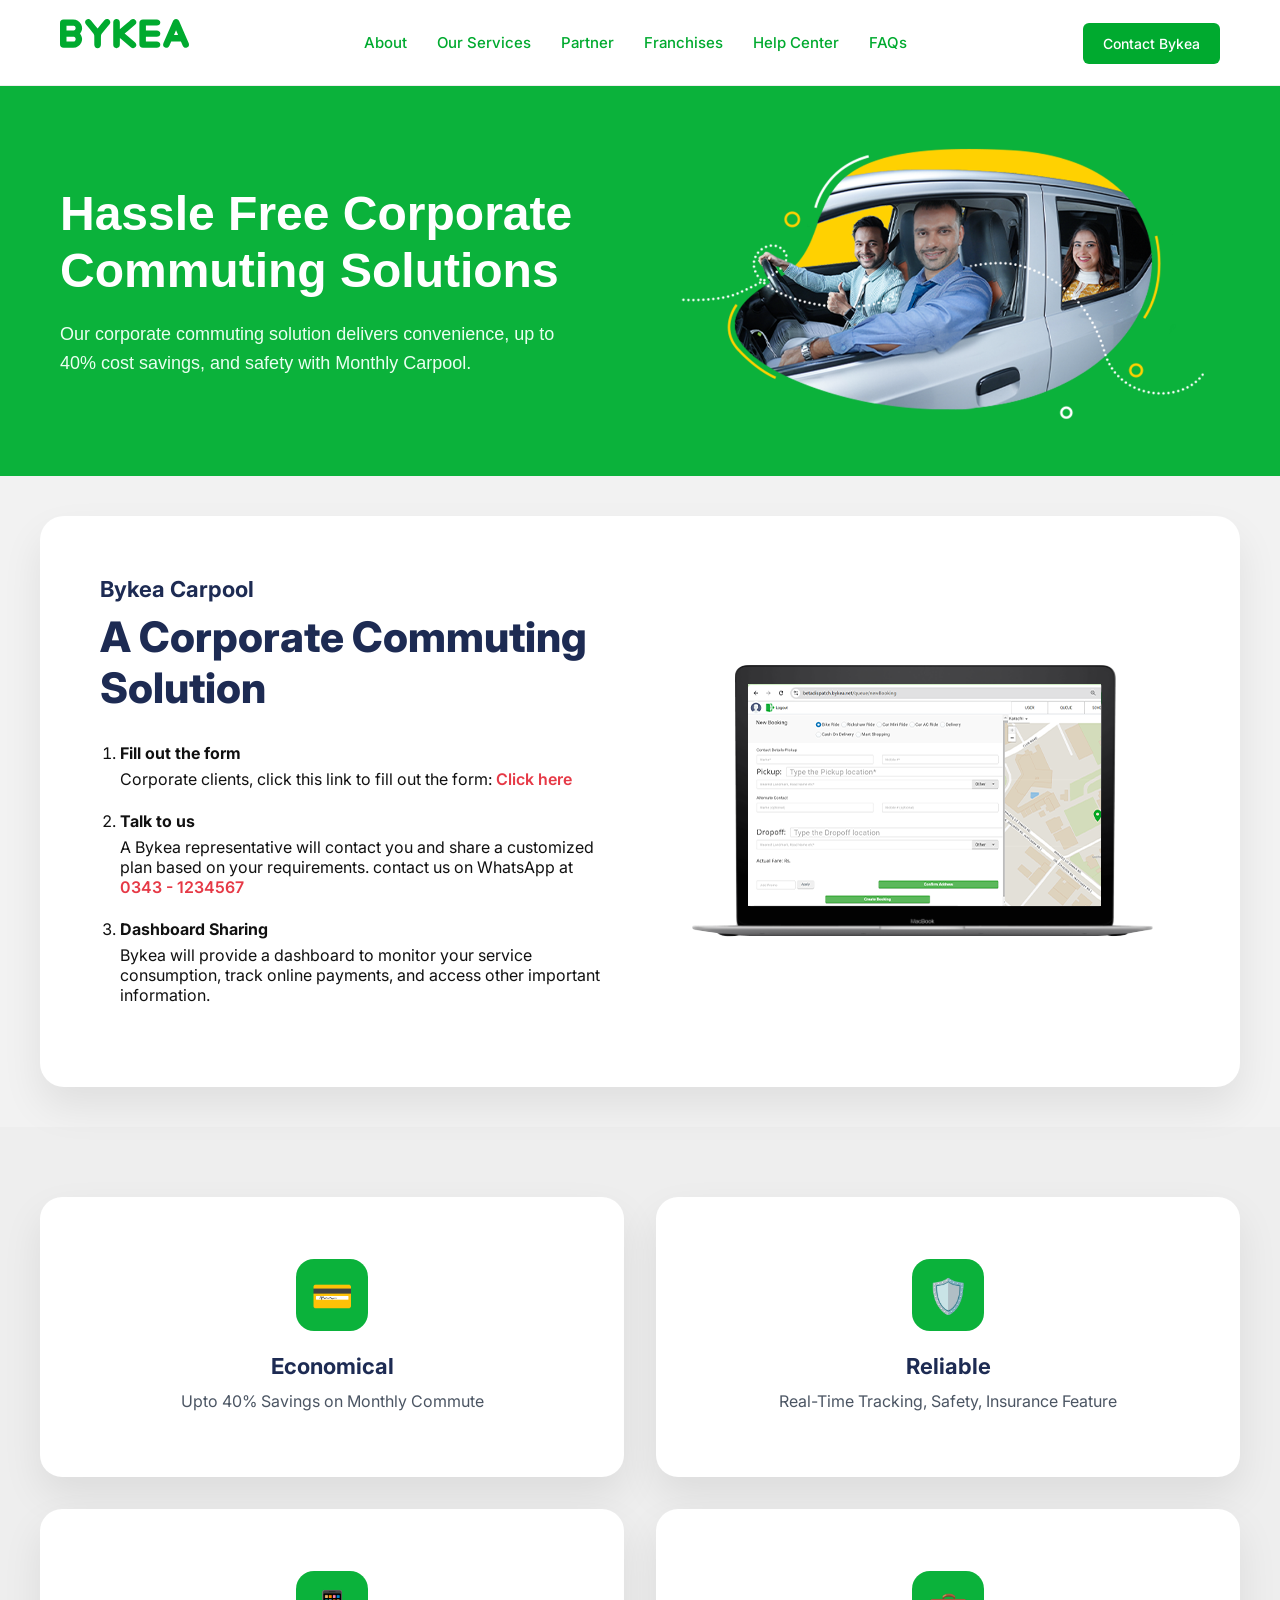
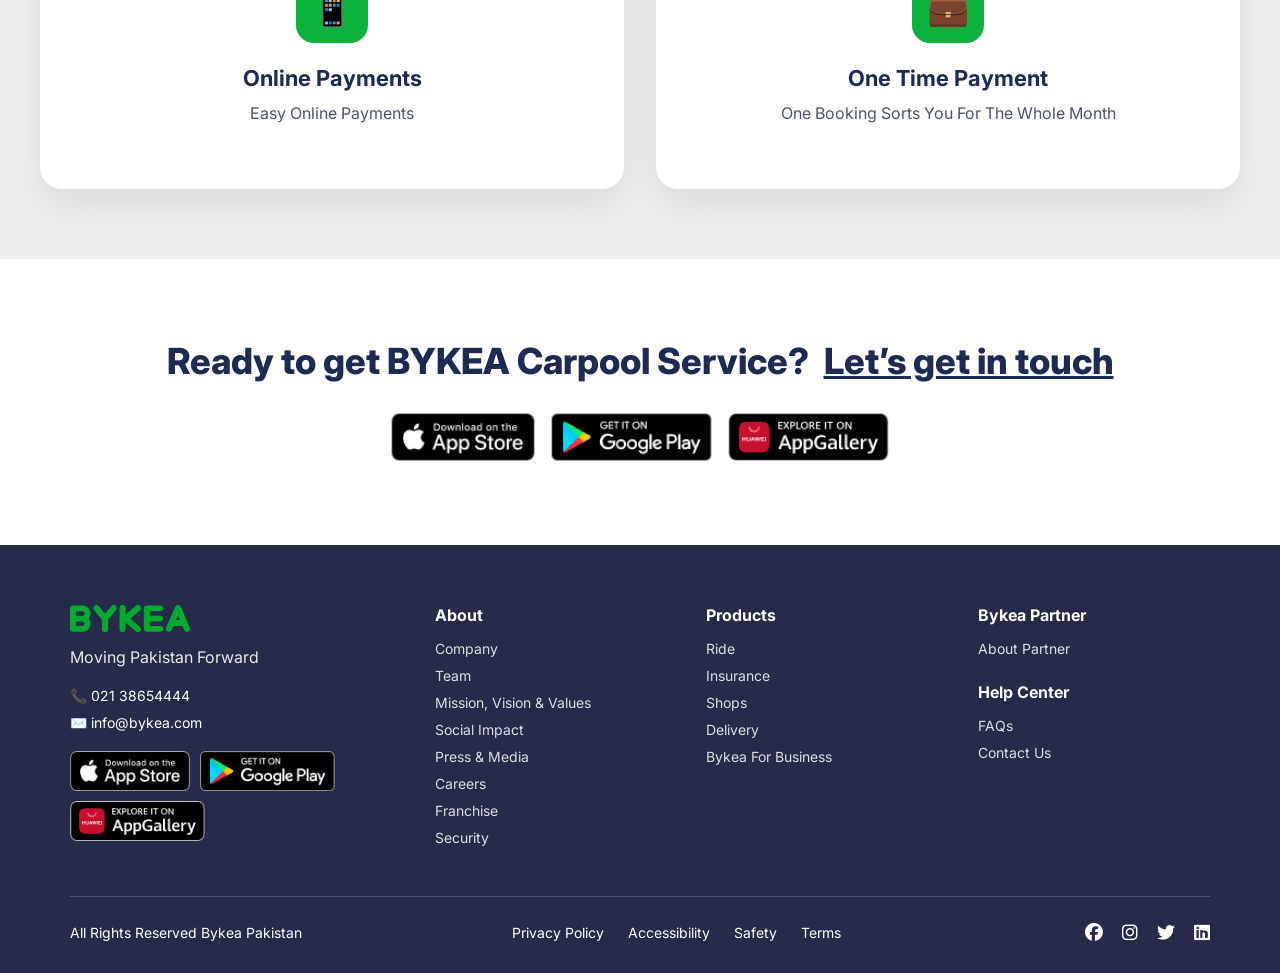
<file: services.html>
<!DOCTYPE html>
<html lang="en">
<head>
<meta charset="UTF-8">
<meta name="viewport" content="width=device-width, initial-scale=1.0">
<title>Bykea | Services</title>

<!-- Google Font -->
<link href="https://fonts.googleapis.com/css2?family=Inter:wght@400;500;600&display=swap" rel="stylesheet">
<link href="https://fonts.googleapis.com/css2?family=Poppins:wght@400;500;600&display=swap" rel="stylesheet">
 <!-- Font Awesome -->
<link rel="stylesheet" href="https://cdnjs.cloudflare.com/ajax/libs/font-awesome/6.5.0/css/all.min.css">
<link rel="icon" type="image/svg+xml" href="./assets/cropped-fav-icon-1-32x32.png">

<style>
    /* RESET */
* {
  margin: 0;
  padding: 0;
  box-sizing: border-box;
  font-family: 'Inter', sans-serif;
}

body {
  background-color: #eee;
  width: 100%;
  overflow-x: hidden;
}

/* NAVBAR */
.navbar {
  width: 100%;
  position: sticky;
  top: 0;
  background: #fff;
  border-bottom: 1px solid #eee;
  z-index: 1000;
}

.nav-container {
  max-width: 1200px;
  margin: auto;
  padding: 18px 20px;
  display: flex;
  align-items: center;
  justify-content: space-between;
}

/* Logo */
.logo a img {
  height: 30px;
}

/* Navigation Menu */
.nav-menu ul {
  list-style: none;
  display: flex;
  gap: 30px;
  margin: 0;
  padding: 0;
}

.nav-menu ul li {
  font-size: 15px;
  font-weight: 500;
}

/* Link Styling */
.nav-menu ul li a {
  text-decoration: none;
  color: #00aa2f;
  transition: opacity 0.3s, color 0.3s;
}

.nav-menu ul li a:hover {
  opacity: 0.7;
  color: #008d45;
}

/* Contact Button */
.nav-btn a {
  background: #00aa2f;
  color: #fff;
  padding: 12px 20px;
  border-radius: 6px;
  font-size: 14px;
  text-decoration: none;
  font-weight: 500;
  transition: background 0.3s;
}

.nav-btn a:hover {
  background: #008d45;
}

/* Mobile Menu Icon */
.menu-toggle {
  display: none;
  font-size: 24px;
  cursor: pointer;
  color: #00aa2f;
}

/* *****************************
   Responsive Navbar (tablet/mobile)
   ***************************** */
@media (max-width: 992px) {
  .nav-menu {
    position: absolute;
    top: 70px;
    left: 0;
    width: 100%;
    background: #fff;
    display: none;
    padding: 20px 0;
    border-top: 1px solid #eee;
    text-align: center;
    z-index: 999;
  }

  .nav-menu.active {
    display: block;
  }

  .nav-menu ul {
    flex-direction: column;
    gap: 20px;
  }

  .nav-menu ul li a {
    display: block;
    padding: 10px 0;
  }

  .nav-btn {
    display: none;
  }

  .menu-toggle {
    display: block;
  }
}







    .bykea-section {
      background-color: #0bb23b;
      padding: 40px 60px;
    }

    .bykea-container {
      max-width: 1200px;
      margin: auto;
      display: flex;
      align-items: center;
      justify-content: space-between;
      gap: 50px;
      flex-wrap: wrap;
    }

    .bykea-content {
      flex: 1;
      min-width: 280px;
    }

    .bykea-content h1 {
      font-size: 48px;
      line-height: 1.2;
      color: #ffffff;
      margin-bottom: 20px;
      font-family: Arial, Helvetica, sans-serif;
      font-weight: 700;
    }

    .bykea-content p {
      font-size: 18px;
      line-height: 1.6;
      color: #eafff1;
      max-width: 520px;
      font-family: Arial, Helvetica, sans-serif;
    }

    .bykea-image {
      flex: 1;
      min-width: 280px;
      text-align: right;
    }

    .bykea-image img {
      max-width: 100%;
      height: auto;
    }

    /* =========================
       TABLET RESPONSIVE
    ========================== */
    @media (max-width: 1024px) {
      .bykea-section {
        padding: 35px 40px;
      }

      .bykea-content h1 {
        font-size: 40px;
      }
    }

    /* =========================
       MOBILE RESPONSIVE
    ========================== */
    @media (max-width: 768px) {
      .bykea-section {
        padding: 30px 20px;
      }

      .bykea-container {
        flex-direction: column;
        text-align: left;
        gap: 30px;
      }

      .bykea-content h1 {
        font-size: 32px;
      }

      .bykea-content p {
        font-size: 16px;
      }

      .bykea-image {
        text-align: center;
      }

      .bykea-image img {
        max-width: 90%;
      }
    }

    /* =========================
       SMALL MOBILE
    ========================== */
    @media (max-width: 480px) {
      .bykea-content h1 {
        font-size: 28px;
      }

      .bykea-content p {
        font-size: 15px;
      }
    }



  /* ===== PAGE WRAPPER (body ki jagah) ===== */
  .page-wrapper {
    background: #f2f2f2;
    padding: 40px 20px;
  }

  /* ===== MAIN SECTION ===== */
  .carpool-section {
    max-width: 1200px;
    margin: auto;
    background: #ffffff;
    border-radius: 24px;
    padding: 60px;
    display: flex;
    align-items: center;
    gap: 50px;
    box-shadow: 0 20px 40px rgba(0,0,0,0.08);
  }

  /* ===== LEFT CONTENT ===== */
  .content {
    flex: 1;
  }

  .content h5 {
    font-size: 22px;
    font-weight: 700;
    color: #1d2b53;
    margin-bottom: 10px;
  }

  .content h1 {
    font-size: 42px;
    font-weight: 800;
    color: #1d2b53;
    line-height: 1.2;
    margin-bottom: 30px;
  }

  .steps {
    padding-left: 20px;
  }

  .steps li {
    margin-bottom: 22px;
    font-size: 16px;
    color: #111;
  }

  .steps strong {
    display: block;
    font-weight: 700;
    margin-bottom: 6px;
  }

  .steps a {
    color: #e63946;
    text-decoration: none;
    font-weight: 600;
  }

  .steps a:hover {
    text-decoration: underline;
  }

  .whatsapp {
    color: #e63946;
    font-weight: 600;
  }

  /* ===== RIGHT IMAGE ===== */
  .image-box {
    flex: 1;
    display: flex;
    justify-content: center;
  }

  .image-box img {
    max-width: 100%;
    height: auto;
    border-radius: 16px;
  }

  /* ===== RESPONSIVE ===== */
  @media (max-width: 992px) {
    .carpool-section {
      padding: 40px;
      gap: 30px;
    }

    .content h1 {
      font-size: 34px;
    }
  }

  @media (max-width: 768px) {
    .carpool-section {
      flex-direction: column;
    }

    .content h1 {
      font-size: 30px;
    }
  }

  @media (max-width: 480px) {
    .carpool-section {
      padding: 25px;
    }

    .content h1 {
      font-size: 26px;
    }

    .steps li {
      font-size: 15px;
    }
  }



  * {
  box-sizing: border-box;
  font-family: Inter, Arial, sans-serif;
}

/* ===== SECTION WRAPPER ===== */
.features-wrapper {
  padding: 70px 20px;
}

/* ===== GRID ===== */
.features-grid {
  max-width: 1200px;
  margin: auto;
  display: grid;
  grid-template-columns: repeat(2, 1fr);
  gap: 32px;
}

/* ===== CARD ===== */
.feature-card {
  background: #ffffff;
  border-radius: 22px;
  padding: 50px 30px;
  text-align: center;
  min-height: 280px; /* size control */
  display: flex;
  flex-direction: column;
  align-items: center;
  justify-content: center;
  box-shadow: 0 18px 40px rgba(0,0,0,0.08);
}

/* ===== ICON ===== */
.icon {
  width: 72px;
  height: 72px;
  border-radius: 18px;
  display: flex;
  align-items: center;
  justify-content: center;
  font-size: 34px;
  margin-bottom: 22px;
}

.icon.green {
  background: #0bb23b;
  color: #ffffff;
}

/* ===== TEXT ===== */
.feature-card h3 {
  font-size: 22px;
  font-weight: 700;
  color: #1d2b53;
  margin-bottom: 10px;
}

.feature-card p {
  font-size: 16px;
  color: #4b5563;
  line-height: 1.6;
}

/* ===== RESPONSIVE ===== */
@media (max-width: 768px) {
  .features-grid {
    grid-template-columns: 1fr;
  }

  .feature-card {
    min-height: auto;
    padding: 40px 25px;
  }
}





/* ===== WRAPPER ===== */
.cta-wrapper {
  background: #ffffff;
  padding: 80px 20px;
}

/* ===== CONTENT ===== */
.cta-content {
  max-width: 1200px;
  margin: auto;
  text-align: center;
}

/* ===== HEADING ===== */
.cta-content h2 {
  font-size: 36px;
  font-weight: 800;
  color: #1d2b53;
  margin-bottom: 30px;
}

.cta-content h2 span {
  font-weight: 800;
}

.cta-link {
  color: #1d2b53;
  text-decoration: underline;
  margin-left: 8px;
}

/* ===== STORE BUTTONS ===== */
.store-buttons {
  display: flex;
  justify-content: center;
  align-items: center;
  gap: 16px;
  flex-wrap: wrap;
}

.store-btn img {
  height: 48px;
  transition: transform 0.3s ease;
}

.store-btn img:hover {
  transform: scale(1.05);
}

/* ===== RESPONSIVE ===== */
@media (max-width: 768px) {
  .cta-content h2 {
    font-size: 26px;
    line-height: 1.4;
  }

  .store-btn img {
    height: 42px;
  }
}





    
.footer {
  background: #252b48;
  color: #ffffff;
  padding: 60px 70px 30px;
}

.footer-top {
  display: grid;
  grid-template-columns: 1.4fr 1fr 1fr 1fr;
  gap: 40px;
  border-bottom: 1px solid rgba(255,255,255,0.2);
  padding-bottom: 40px;
}

.logo {
  font-size: 32px;
  font-weight: 800;
  margin-bottom: 10px;
}

.tagline {
  margin-bottom: 20px;
  opacity: 0.9;
}

.contact {
  margin-bottom: 10px;
  font-size: 14px;
}

.app-buttons {
  display: flex;
  gap: 10px;
  margin-top: 20px;
  flex-wrap: wrap; 
}


.app-buttons img {
  height: 40px;
  cursor: pointer;
}

.footer-col h4 {
  font-size: 16px;
  margin-bottom: 15px;
}

.footer-col ul {
  list-style: none;
}

.footer-col ul li {
  font-size: 14px;
  margin-bottom: 10px;
  opacity: 0.85;
  cursor: pointer;
}

.footer-col ul li:hover {
  opacity: 1;
}

.mt {
  margin-top: 25px;
}

.footer-bottom {
  display: flex;
  justify-content: space-between;
  align-items: center;
  padding-top: 25px;
  font-size: 14px;
  flex-wrap: wrap;
  gap: 20px;
}

.footer-links span {
  margin-right: 20px;
  cursor: pointer;
}

.social span {
  margin-left: 15px;
  cursor: pointer;
  font-size: 18px;
}

/* Responsive */
@media (max-width: 900px) {
  .footer-top {
    grid-template-columns: 1fr 1fr;
  }
}

@media (max-width: 600px) {
  .footer-top {
    grid-template-columns: 1fr;
  }

  .footer {
    padding: 40px 30px;
  }
}
</style>
</head>
<body>

<!-- NAVBAR -->
<header class="navbar">
  <div class="nav-container">

    <!-- Logo -->
    <div class="logo">
      <a href="index.html">
        <img src="./assets/Bykea_logo.svg" alt="Bykea Logo">
      </a>
    </div>

    <!-- Navigation Menu -->
    <nav class="nav-menu">
      <ul>
        <li><a href="./about.html">About</a></li>
        <li><a href="services.html">Our Services</a></li>
        <li><a href="./partner.html">Partner</a></li>
        <li><a href="./franchise.html">Franchises</a></li>
        <li><a href="./contact.html">Help Center</a></li>
        <li><a href="./faq.html">FAQs</a></li>
      </ul>
    </nav>

    <!-- Contact Button -->
    <div class="nav-btn">
      <a href="./contact.html">Contact Bykea</a>
    </div>

    <!-- Mobile Menu Toggle -->
    <div class="menu-toggle" onclick="toggleMenu()">☰</div>

  </div>
</header>


<section class="bykea-section">
  <div class="bykea-container">

    <div class="bykea-content">
      <h1>
        Hassle Free Corporate Commuting Solutions
      </h1>

      <p>
        Our corporate commuting solution delivers convenience, up to 40% cost savings, and safety with Monthly Carpool.
      </p>
    </div>

    <div class="bykea-image">
      <img src="./assets/service-img.png" alt="Bykea Services">
    </div>

  </div>
</section>




<div class="page-wrapper">

  <section class="carpool-section">

    <!-- LEFT CONTENT -->
    <div class="content">
      <h5>Bykea Carpool</h5>
      <h1>A Corporate Commuting Solution</h1>

      <ol class="steps">
        <li>
          <strong>Fill out the form</strong>
          Corporate clients, click this link to fill out the form:
          <a href="#">Click here</a>
        </li>

        <li>
          <strong>Talk to us</strong>
          A Bykea representative will contact you and share a customized plan based on your requirements.
          contact us on WhatsApp at
          <span class="whatsapp">0343 - 1234567</span>
        </li>

        <li>
          <strong>Dashboard Sharing</strong>
          Bykea will provide a dashboard to monitor your service consumption, track online payments,
          and access other important information.
        </li>
      </ol>
    </div>

    <!-- RIGHT IMAGE -->
    <div class="image-box">
      <img src="./assets/service-img1.png" alt="Bykea Dashboard">
    </div>

  </section>

</div>



<div class="features-wrapper">

  <div class="features-grid">

    <div class="feature-card">
      <div class="icon green">💳</div>
      <h3>Economical</h3>
      <p>Upto 40% Savings on Monthly Commute</p>
    </div>

    <div class="feature-card">
      <div class="icon green">🛡️</div>
      <h3>Reliable</h3>
      <p>Real-Time Tracking, Safety, Insurance Feature</p>
    </div>

    <div class="feature-card">
      <div class="icon green">📱</div>
      <h3>Online Payments</h3>
      <p>Easy Online Payments</p>
    </div>

    <div class="feature-card">
      <div class="icon green">💼</div>
      <h3>One Time Payment</h3>
      <p>One Booking Sorts You For The Whole Month</p>
    </div>

  </div>

</div>



<div class="cta-wrapper">

  <div class="cta-content">
    <h2>
      Ready to get <span>BYKEA Carpool Service?</span>
      <a href="#" class="cta-link">Let’s get in touch</a>
    </h2>

    <div class="store-buttons">
      <a href="#" class="store-btn">
        <img src="./assets/icon1.png" alt="App Store">
      </a>

      <a href="#" class="store-btn">
        <img src="./assets/icon2.png" alt="Google Play">
      </a>

      <a href="#" class="store-btn">
        <img src="./assets/icon3.png" alt="App Gallery">
      </a>
    </div>
  </div>

</div>





  <footer class="footer">
  <div class="footer-top">

    <!-- Brand Column -->
    <div class="footer-col brand">
      <img src="./assets/Bykea_logo.svg" alt="Bykea" class="logo">
      <p class="tagline">Moving Pakistan Forward</p>

      <p class="contact">📞 021 38654444</p>
      <p class="contact">✉️ info@bykea.com</p>

      <div class="app-buttons">
        <img src="./assets/icon1.png" alt="App Store">
        <img src="./assets/icon2.png" alt="Google Play">
        <img src="./assets/icon3.png" alt="App Gallery">
      </div>
    </div>

    <!-- About -->
    <div class="footer-col">
      <h4>About</h4>
      <ul>
        <li>Company</li>
        <li>Team</li>
        <li>Mission, Vision & Values</li>
        <li>Social Impact</li>
        <li>Press & Media</li>
        <li>Careers</li>
        <li>Franchise</li>
        <li>Security</li>
      </ul>
    </div>

    <!-- Products -->
    <div class="footer-col">
      <h4>Products</h4>
      <ul>
        <li>Ride</li>
        <li>Insurance</li>
        <li>Shops</li>
        <li>Delivery</li>
        <li>Bykea For Business</li>
      </ul>
    </div>

    <!-- Partner & Help -->
    <div class="footer-col">
      <h4>Bykea Partner</h4>
      <ul>
        <li>About Partner</li>
      </ul>

      <h4 class="mt">Help Center</h4>
      <ul>
        <li>FAQs</li>
        <li>Contact Us</li>
      </ul>
    </div>

  </div>

  <!-- Bottom Bar -->
  <div class="footer-bottom">
    <p>All Rights Reserved Bykea Pakistan</p>

    <div class="footer-links">
      <span>Privacy Policy</span>
      <span>Accessibility</span>
      <span>Safety</span>
      <span>Terms</span>
    </div>

    <div class="social">
      <span><i class="fa-brands fa-facebook"></i></span>
      <span><i class="fa-brands fa-instagram"></i></span>
      <span><i class="fa-brands fa-twitter"></i></span>
      <span><i class="fa-brands fa-linkedin"></i></span>
    </div>
  </div>
</footer>



<script>
    /* TOGGLE MOBILE MENU */
function toggleMenu() {
  document.querySelector(".nav-menu").classList.toggle("active");
}

</script>
</body>
</html>
</file>
<file: style.css>
/* RESET */
* {
  margin: 0;
  padding: 0;
  box-sizing: border-box;
  font-family: 'Inter', sans-serif;
}

body {
  background-color: #ffffff;
  width: 100%;
  overflow-x: hidden;
}

/* NAVBAR */
.navbar {
  width: 100%;
  position: sticky;
  top: 0;
  background: #fff;
  border-bottom: 1px solid #eee;
  z-index: 1000;
}

.nav-container {
  max-width: 1200px;
  margin: auto;
  padding: 18px 20px;
  display: flex;
  align-items: center;
  justify-content: space-between;
}

/* Logo */
.logo a img {
  height: 30px;
}

/* Navigation Menu */
.nav-menu ul {
  list-style: none;
  display: flex;
  gap: 30px;
  margin: 0;
  padding: 0;
}

.nav-menu ul li {
  font-size: 15px;
  font-weight: 500;
}

/* Link Styling */
.nav-menu ul li a {
  text-decoration: none;
  color: #00aa2f;
  transition: opacity 0.3s, color 0.3s;
}

.nav-menu ul li a:hover {
  opacity: 0.7;
  color: #008d45;
}

/* Contact Button */
.nav-btn a {
  background: #00aa2f;
  color: #fff;
  padding: 12px 20px;
  border-radius: 6px;
  font-size: 14px;
  text-decoration: none;
  font-weight: 500;
  transition: background 0.3s;
}

.nav-btn a:hover {
  background: #008d45;
}

/* Mobile Menu Icon */
.menu-toggle {
  display: none;
  font-size: 24px;
  cursor: pointer;
  color: #00aa2f;
}

/* *****************************
   Responsive Navbar (tablet/mobile)
   ***************************** */
@media (max-width: 992px) {
  .nav-menu {
    position: absolute;
    top: 70px;
    left: 0;
    width: 100%;
    background: #fff;
    display: none;
    padding: 20px 0;
    border-top: 1px solid #eee;
    text-align: center;
    z-index: 999;
  }

  .nav-menu.active {
    display: block;
  }

  .nav-menu ul {
    flex-direction: column;
    gap: 20px;
  }

  .nav-menu ul li a {
    display: block;
    padding: 10px 0;
  }

  .nav-btn {
    display: none;
  }

  .menu-toggle {
    display: block;
  }
}

/* CONTENT SECTION */
.content1 {
  padding: 100px 20px 60px 80px;
}

.content1 h1 {
  color: #00aa2f;
  font-size: 36px;
  margin-bottom: 20px;
}

.content1 p {
  font-family: 'Poppins', sans-serif;
  line-height: 25px;
  font-size: 16px;
}

@media (max-width: 768px) {
  .content {
    padding: 60px 20px;
    text-align: center;
  }

  .content1 h1 {
    font-size: 28px;
  }

  .content1 p {
    font-size: 14px;
  }
}


    /* SLIDER - HERO */
    .slider-wrapper { width: 100%; position: relative; margin: 60px 0; }
    .slider-container { width: 100%; overflow: hidden; position: relative; max-width: 1200px; margin: auto; }
    .slider-container .slider { display: flex; transition: transform 0.5s ease; }
    .slide { min-width: 100%; }
    .slide img { width: 100%; height: 500px; object-fit: cover; display: block; border-radius: 12px; }

    .nav { position: absolute; top: 50%; transform: translateY(-50%); width: 44px; height: 44px; border-radius: 50%; background: rgba(255,255,255,0.85); display: flex; align-items: center; justify-content: center; font-size: 22px; cursor: pointer; z-index: 10; }
    .nav.left { left: 12px; }
    .nav.right { right: 12px; }
    @media (max-width: 768px) { .nav { width: 36px; height: 36px; font-size: 18px; } }








.hero {
    display: flex;
    align-items: center;
    justify-content: space-between;
    padding: 80px;
}

.content {
    max-width: 500px;
}

.tabs {
    margin-bottom: 30px;
}

.tab {
    background: none;
    border: none;
    font-size: 16px;
    margin-right: 20px;
    cursor: pointer;
    padding-bottom: 5px;
}

.tab.active {
    color: #00a651;
    border-bottom: 2px solid #00a651;
    font-weight: bold;
}

h1 {
    color: #00a651;
    font-size: 48px;
    margin-bottom: 20px;
}

p {
    font-size: 16px;
    line-height: 1.6;
    margin-bottom: 20px;
}

.read-more {
    color: #00a651;
    text-decoration: none;
    font-weight: bold;
}

.image {
    width: 450px;
    height: 350px;   /* FIXED HEIGHT */
    display: flex;
    align-items: center;
    justify-content: center;
}

.image img {
    max-width: 100%;
    max-height: 100%;
    object-fit: contain;
}


@media (max-width: 1024px) {
    .hero {
        padding: 50px;
        gap: 40px;
    }

    h1 {
        font-size: 40px;
    }

    .image {
        width: 380px;
        height: 300px;
    }
}
@media (max-width: 768px) {
    .hero {
        flex-direction: column;
        padding: 40px 20px;
        text-align: center;
    }

    .content {
        max-width: 100%;
    }

    .tabs {
        display: flex;
        justify-content: center;
        margin-bottom: 20px;
    }

    .tab {
        margin-right: 15px;
        font-size: 14px;
    }

    h1 {
        font-size: 34px;
    }

    p {
        font-size: 15px;
    }

    .image {
        width: 100%;
        height: 260px;
        margin-top: 30px;
    }
}
@media (max-width: 480px) {
    h1 {
        font-size: 28px;
    }

    .tab {
        font-size: 13px;
        margin-right: 10px;
    }

    .image {
        height: 220px;
    }
}







    html, body {
      width: 100%;
      height: 100%;
      overflow-x: hidden;
      margin: 0;
    }

    .page-wrapper {
      width: 100%;
      min-height: 100vh;
      display: flex;
      align-items: center;
      justify-content: center;
      overflow: hidden;
      position: relative;
     
    }

    .slider-container {
      width: 100%;
      height: 100%;
      overflow: hidden;
      position: relative;
    }

    .slider {
      display: flex;
      height: 100%;
      transition: transform 0.5s ease;
    }

    .slide {
      min-width: 100%;
      height: 100%;
      display: flex;
      align-items: center;
      justify-content: center;
    }

    .slide img {
      width: 100%;
      height: 100%;
      object-fit: cover; /* full screen, no white gaps */
      display: block;
    }

    .nav {
      position: absolute;
      top: 50%;
      transform: translateY(-50%);
      width: 44px;
      height: 44px;
      border-radius: 50%;
      background: rgba(255,255,255,0.85);
      display: flex;
      align-items: center;
      justify-content: center;
      font-size: 22px;
      cursor: pointer;
      user-select: none;
      z-index: 10;
    }

    .nav.left { left: 12px; }
    .nav.right { right: 12px; }

    @media (max-width: 768px) {
      .nav {
        width: 36px;
        height: 36px;
        font-size: 18px;
      }
    }


    .bykea-section {
  width: 100%;
  padding: 60px 20px;
}

.bykea-container {
  max-width: 1200px;
  margin: auto;
  display: flex;
  align-items: center;
  gap: 60px;
}

/* IMAGE SIDE */
.image-box {
  flex: 1;
  display: flex;
  justify-content: center;
}

.image-box img {
  max-width: 100%;
  height: auto;
  object-fit: contain;
  aspect-ratio: 9 / 16;
}

/* CONTENT SIDE */
.content-box {
  flex: 1;
}

.content-box h5 {
  font-size: 14px;
  letter-spacing: 1px;
  color: #666;
  margin-bottom: 20px;
}

.content-box h2 {
  font-size: 28px;
  margin: 20px 0 10px;
  font-family: system-ui, -apple-system, BlinkMacSystemFont, 'Segoe UI', Roboto, Oxygen, Ubuntu, Cantarell, 'Open Sans', 'Helvetica Neue', sans-serif;
}

.content-box p {
  font-size: 16px;
  line-height: 1.6;
  color: #444;
  font-family: poppins;
}


.store-buttons {
  display: flex;
  gap: 14px;
  padding-top: 50px;
}

.store-buttons img {
  height: 44px;
  cursor: pointer;
}
/* RESPONSIVE */
@media (max-width: 900px) {
  .bykea-container {
    flex-direction: column;
    text-align: center;
  }

  .image-box img {
    max-width: 320px;
  }
}

.full-screen-image {
  width: 100%;
  min-height: 100vh; /* full viewport height */
  display: flex;
  justify-content: center; /* center horizontally */
  align-items: center;     /* center vertically */
  padding: 0 40px;         /* left and right padding */
  overflow: hidden;
  box-sizing: border-box;
}

.full-screen-image img {
  width: 100%;
  height: 100%;
  object-fit: cover; /* cover full area without distortion */
  border-radius: 10px; /* optional: rounded corners */
}

@media (max-width: 600px) {
  .full-screen-image {
    padding: 0 16px;
  }
}




/* SECTION WRAPPER */
.feature-section {
  padding: 40px 20px;
  margin-top: 40px;
  margin-bottom: 40px;
}

/* GRID */
.card-wrapper {
  max-width: 1200px;
  margin: auto;
  display: grid;
  grid-template-columns: repeat(2, 1fr);
  gap: 24px;
}

/* CARD */
.card {
  background: #ffffff;
  border-radius: 16px;
  overflow: hidden;
  display: flex;
  flex-direction: column;
  box-shadow: 0 8px 20px rgba(0, 0, 0, 0.06);
}

/* IMAGE SIZE CONTROL */
.card-image {
  width: 100%;
  aspect-ratio: 16 / 9;
  overflow: hidden;
}

.card-image img {
  width: 100%;
  height: 100%;
  object-fit: cover;
}

/* CONTENT */
.card-content {
  padding: 24px;
  display: flex;
  flex-direction: column;
  gap: 14px;
  flex-grow: 1;
}

.card-content h3 {
  font-size: 25px;
  color: #0b2a4a;
  font-family: system-ui, -apple-system, BlinkMacSystemFont, 'Segoe UI', Roboto, Oxygen, Ubuntu, Cantarell, 'Open Sans', 'Helvetica Neue', sans-serif;
}

.card-content p {
  font-size: 18px;
  line-height: 1.6;
  color: #4a4a4a;
  flex-grow: 1;
  font-family: poppins;
}

.card-content a {
  font-size: 18px;
  color: #00b14f;
  text-decoration: none;
  font-weight: 600;
}

/* RESPONSIVE */
@media (max-width: 900px) {
  .card-wrapper {
    grid-template-columns: 1fr;
  }
}


.main {
  margin-bottom: 60px;
}

.about-content h2 {
  font-size: 35px;
  font-weight: bolder;
  font-family: system-ui, -apple-system, BlinkMacSystemFont, 'Segoe UI', Roboto, Oxygen, Ubuntu, Cantarell, 'Open Sans', 'Helvetica Neue', sans-serif;
  padding: 40px 40px 20px 40px;
}
.about-content p {
  padding: 40px 40px 20px 40px;
  font-family: poppins;
  font-size: 20px;
  line-height: 2rem;
  margin-bottom: 25px;
}
/* Button */
.about-btn a {
  background: black;
  color: #fff;
  padding: 12px 20px;
  margin-left: 40px;
  border-radius: 6px;
  font-size: 18px;
  text-decoration: none;
  font-weight: 500;
}

.about-btn a:hover {
  background: #595a59;
}
.about-image {
  width: 100%;
  height: 80vh; /* full viewport height */
  padding: 0 40px;         /* left and right padding */
}

.about-image img {
  width: 100%;
  height: 100%;
  object-fit: cover; /* cover full area without distortion */
  border-radius: 10px; /* optional: rounded corners */
}






/* TESTIMONIAL SLIDER */
    .testimonial-section { max-width: 1200px; margin: auto; padding: 80px 20px; }
    .small-title{ font-size:13px; font-weight:600; color:#6b7280; letter-spacing:.08em; margin-bottom:12px; text-align: center; }
    .main-title{ font-size:40px; font-weight:700; margin-bottom:40px; text-align: center; }
    .testimonial-slider { overflow: hidden; }
    .testimonial-slides { display: flex; transition: transform 0.5s ease; }
    .testimonial-slide { min-width: 100%; display: flex; justify-content: center; }
    .testimonial-card { background:#fff; border-radius:22px; padding:30px; display:flex; gap:40px; box-shadow:0 20px 40px rgba(0,0,0,.08); align-items:center; flex-wrap: wrap; }
    .testimonial-image img { width:420px; height:260px; object-fit:cover; border-radius:18px; }
    .testimonial-content { max-width:520px; }
    .testimonial-content p{ font-size:18px; line-height:1.7; }
    .author{ margin-top:20px; font-weight:600; }
    .dots{ display:flex; gap:10px; margin-top:30px; justify-content:center; }
    .dot{ width:34px; height:6px; background:#d1d5db; border-radius:20px; cursor:pointer; }
    .dot.active{ background:#00b140; }
    @media(max-width:900px){
      .testimonial-card{ flex-direction:column; text-align:center; }
      .testimonial-image img{ width:100%; height:240px; }
      .main-title{ font-size:32px; }
    }





.footer {
  background: #252b48;
  color: #ffffff;
  padding: 60px 70px 30px;
}

.footer-top {
  display: grid;
  grid-template-columns: 1.4fr 1fr 1fr 1fr;
  gap: 40px;
  border-bottom: 1px solid rgba(255,255,255,0.2);
  padding-bottom: 40px;
}

.logo {
  font-size: 32px;
  font-weight: 800;
  margin-bottom: 10px;
}

.tagline {
  margin-bottom: 20px;
  opacity: 0.9;
}

.contact {
  margin-bottom: 10px;
  font-size: 14px;
}

.app-buttons {
  display: flex;
  gap: 10px;
  margin-top: 20px;
  flex-wrap: wrap; 
}


.app-buttons img {
  height: 40px;
  cursor: pointer;
}

.footer-col h4 {
  font-size: 16px;
  margin-bottom: 15px;
}

.footer-col ul {
  list-style: none;
}

.footer-col ul li {
  font-size: 14px;
  margin-bottom: 10px;
  opacity: 0.85;
  cursor: pointer;
}

.footer-col ul li:hover {
  opacity: 1;
}

.mt {
  margin-top: 25px;
}

.footer-bottom {
  display: flex;
  justify-content: space-between;
  align-items: center;
  padding-top: 25px;
  font-size: 14px;
  flex-wrap: wrap;
  gap: 20px;
}

.footer-links span {
  margin-right: 20px;
  cursor: pointer;
}

.social span {
  margin-left: 15px;
  cursor: pointer;
  font-size: 18px;
}

/* Responsive */
@media (max-width: 900px) {
  .footer-top {
    grid-template-columns: 1fr 1fr;
  }
}

@media (max-width: 600px) {
  .footer-top {
    grid-template-columns: 1fr;
  }

  .footer {
    padding: 40px 30px;
  }
}
</file>
